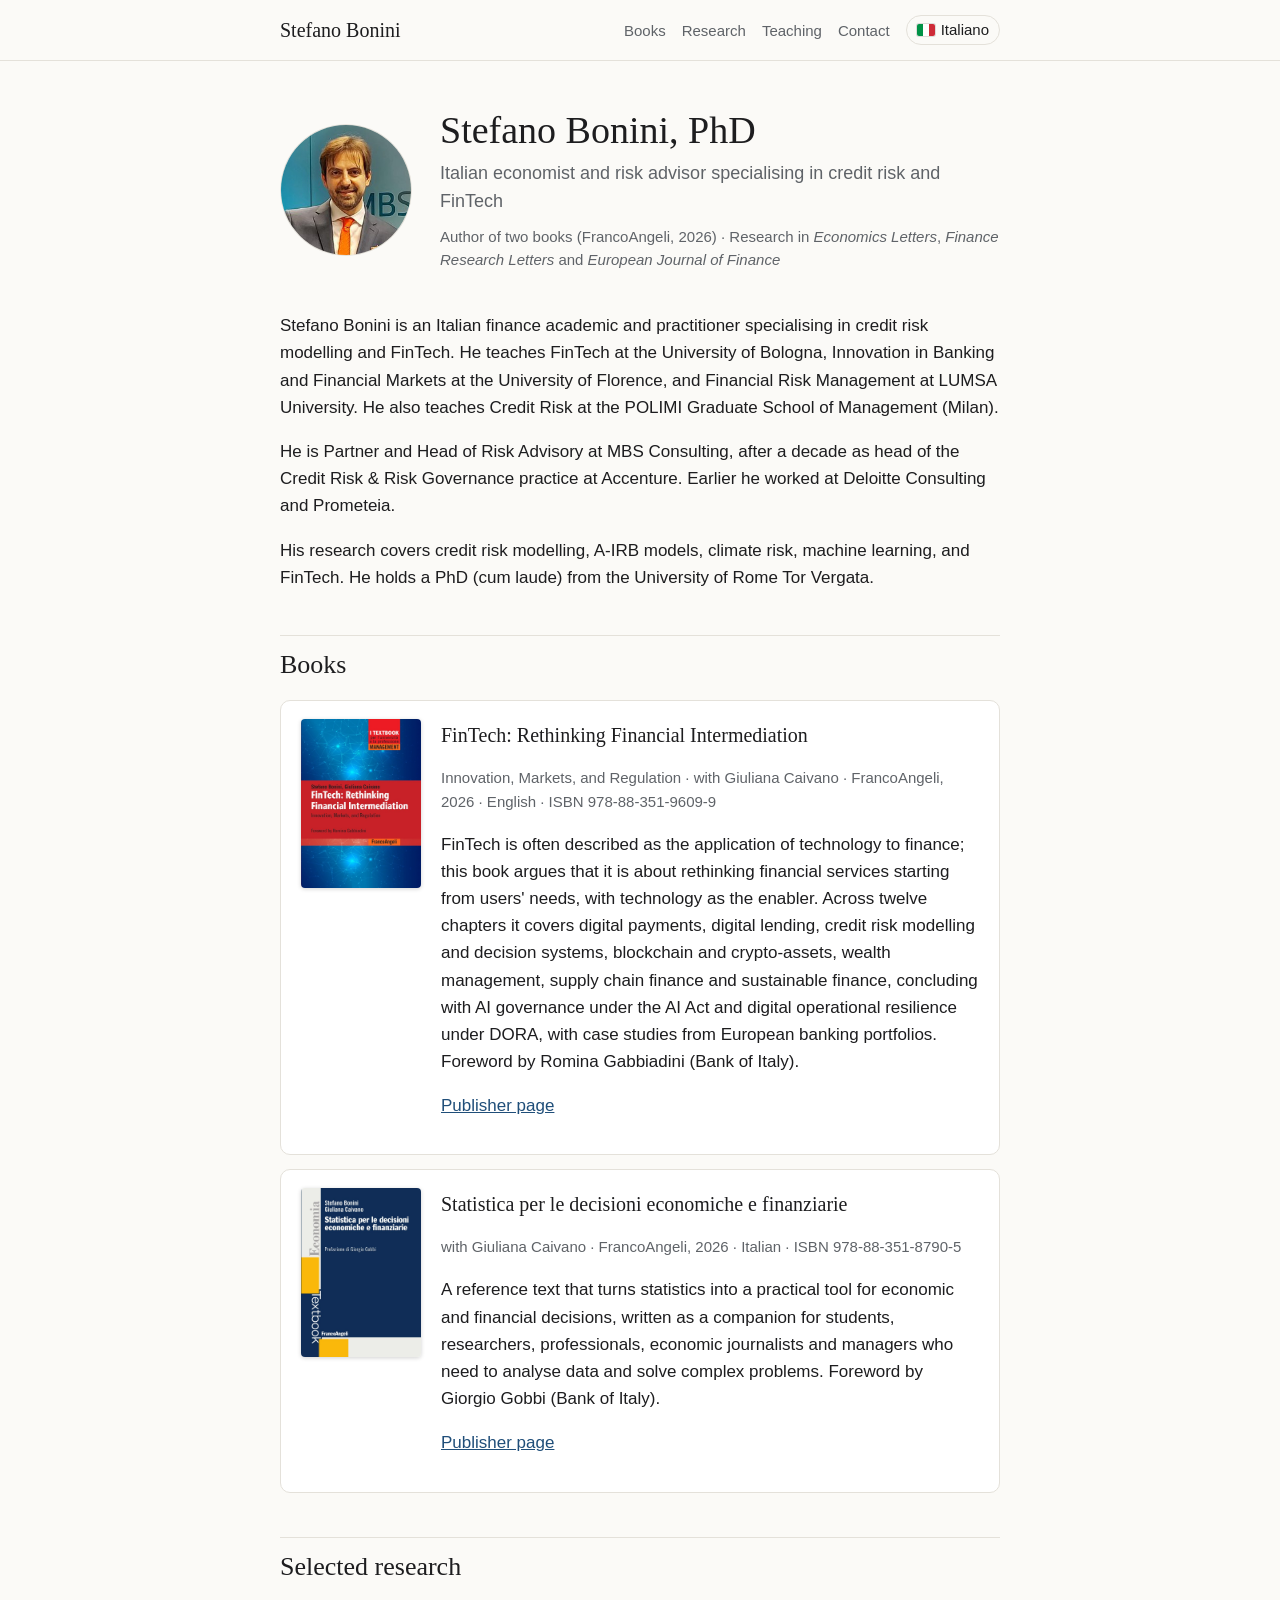
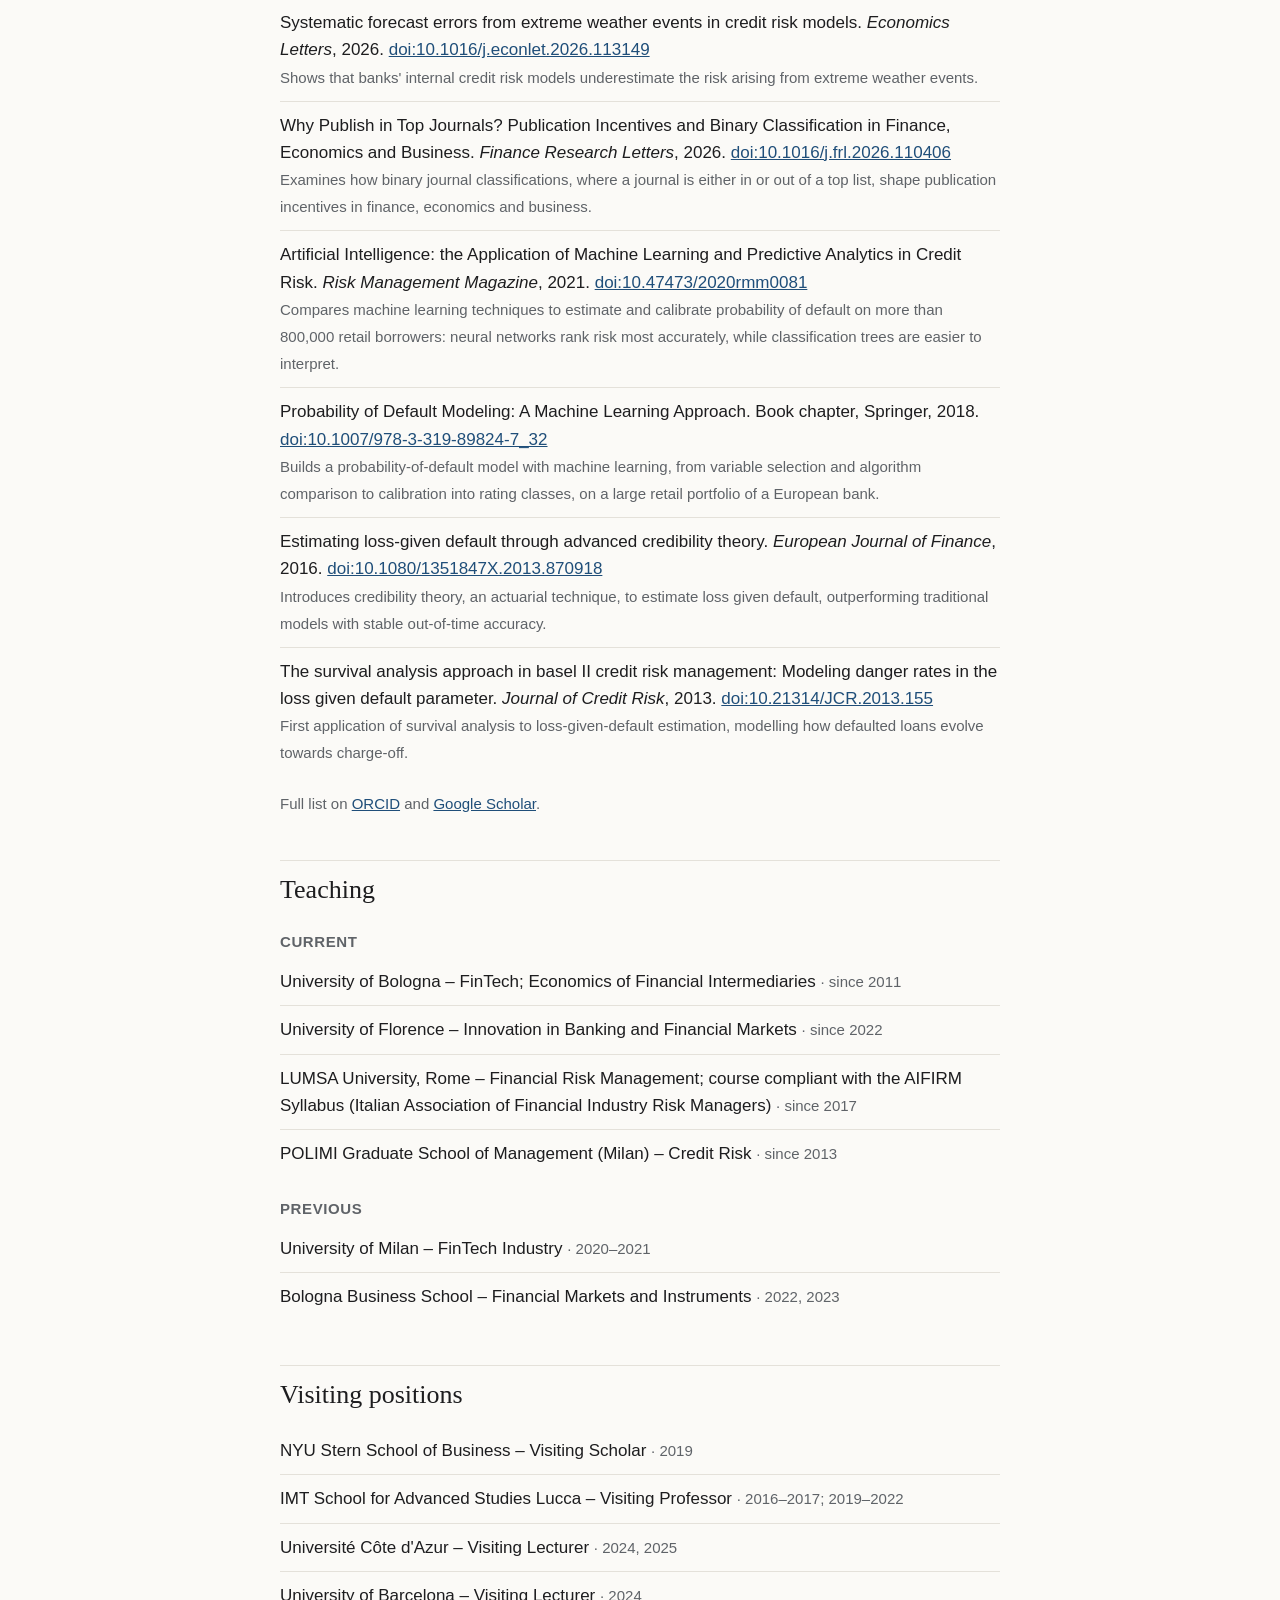
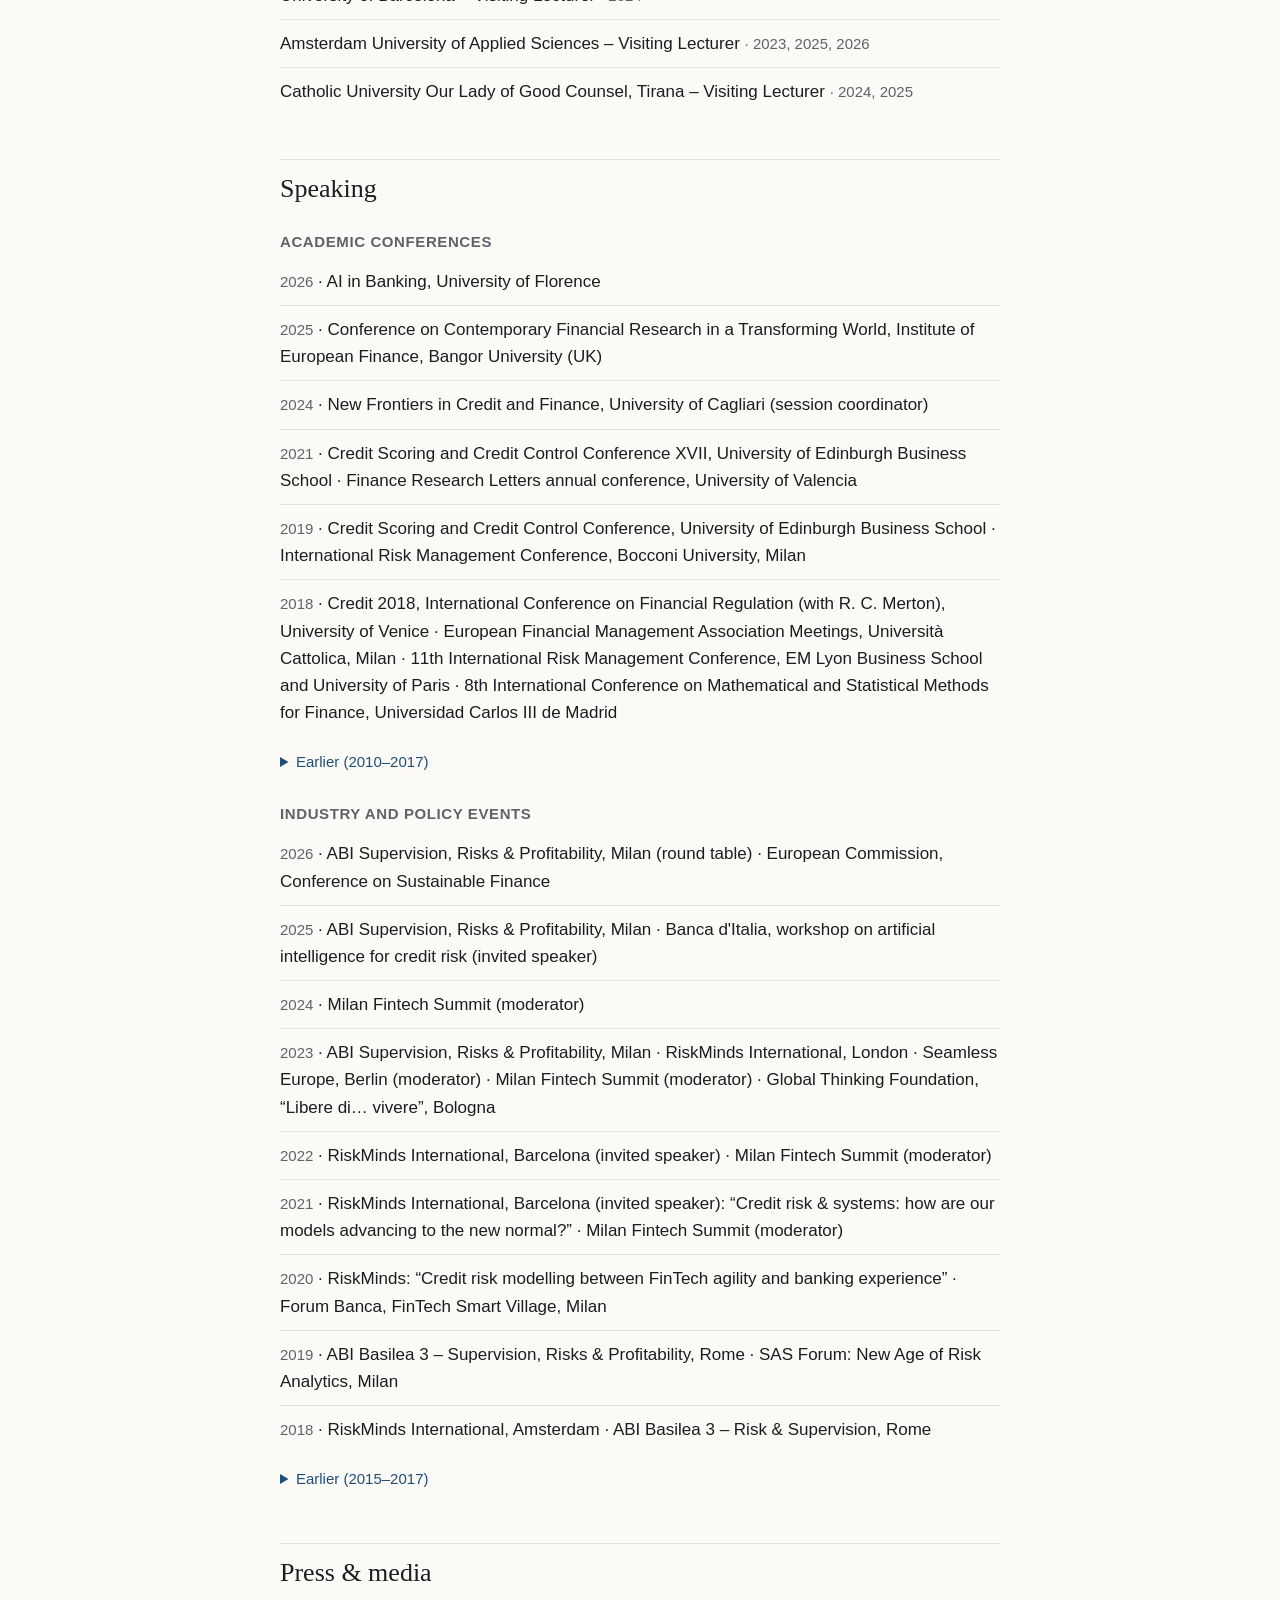
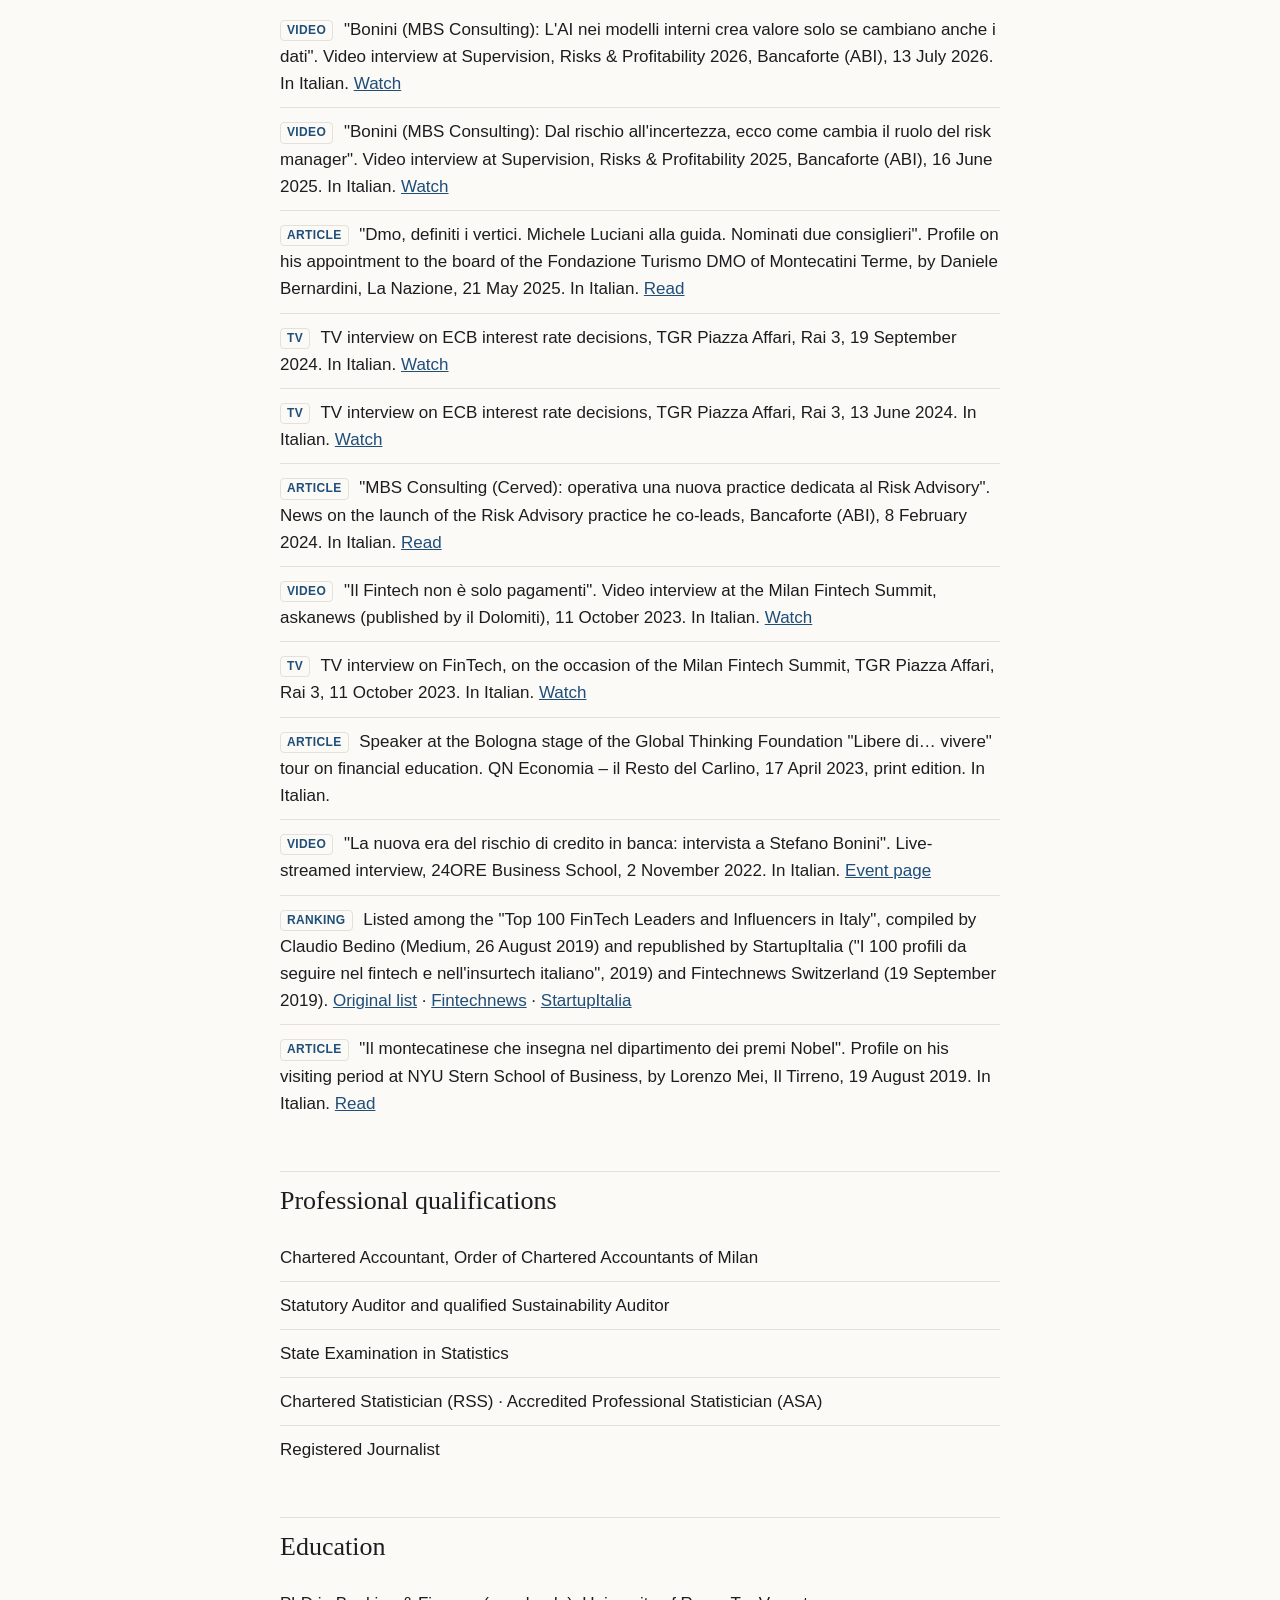
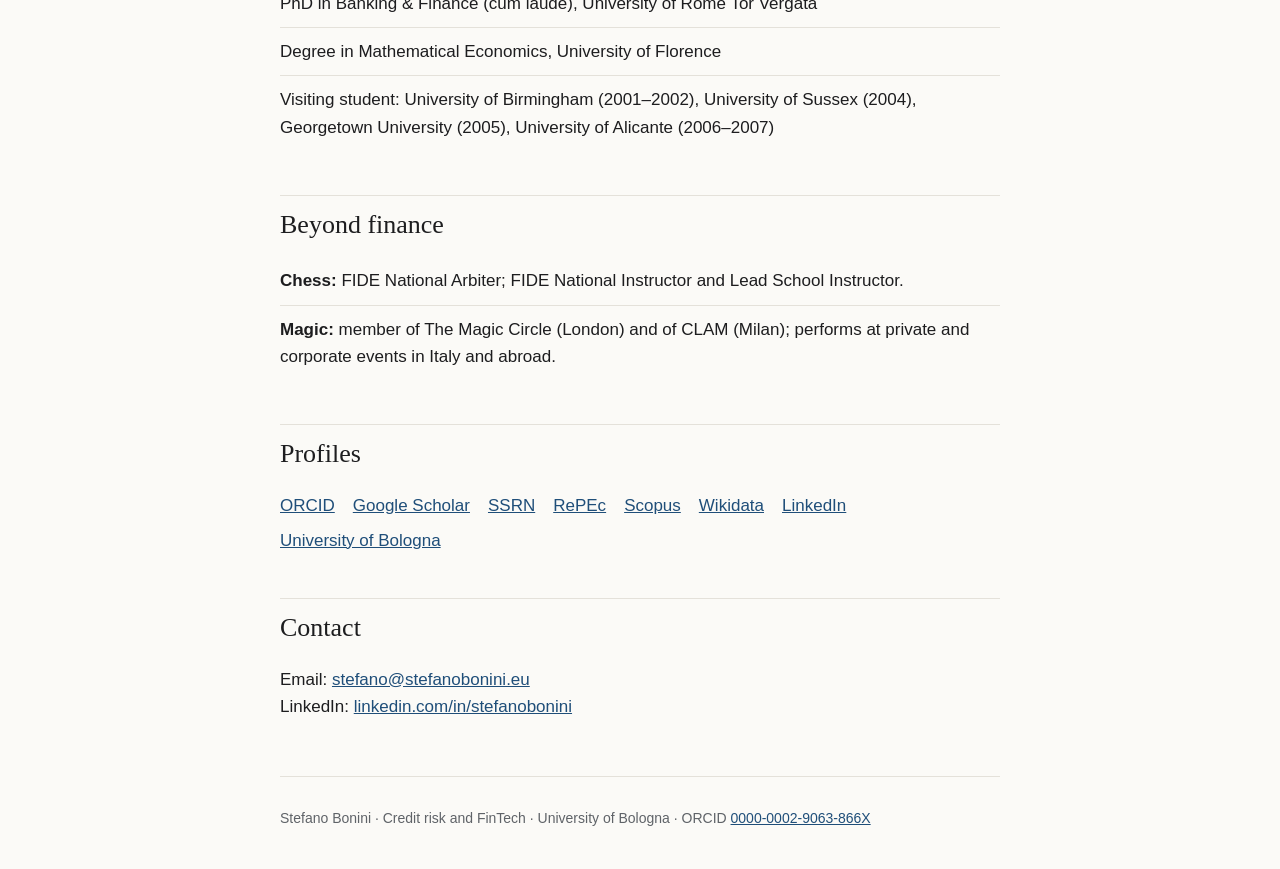
<file: index.html>
<!doctype html>
<html lang="en">
<head>
<meta charset="utf-8">
<meta name="viewport" content="width=device-width, initial-scale=1">
<title>Stefano Bonini – Credit Risk and FinTech</title>
<meta name="description" content="Stefano Bonini is an Italian economist and risk advisor specialising in credit risk and FinTech. Adjunct Professor at the University of Bologna and the University of Florence; Partner and Head of Risk Advisory at MBS Consulting (ION Group).">
<link rel="canonical" href="https://stefanobonini.eu/">
<link rel="alternate" hreflang="en" href="https://stefanobonini.eu/">
<link rel="alternate" hreflang="it" href="https://stefanobonini.eu/it/">
<link rel="icon" href="favicon.svg" type="image/svg+xml">
<link rel="icon" href="favicon-32.png" sizes="32x32" type="image/png">
<link rel="apple-touch-icon" href="apple-touch-icon.png">
<meta property="og:type" content="profile">
<meta property="og:title" content="Stefano Bonini – Credit Risk and FinTech">
<meta property="og:description" content="Stefano Bonini is an Italian economist and risk advisor specialising in credit risk and FinTech. Adjunct Professor at the University of Bologna and the University of Florence; Partner and Head of Risk Advisory at MBS Consulting (ION Group).">
<meta property="og:url" content="https://stefanobonini.eu/">
<meta property="og:image" content="https://stefanobonini.eu/og-image.jpg">
<meta property="og:image:width" content="1200">
<meta property="og:image:height" content="630">
<meta property="og:locale" content="en_GB">
<meta name="twitter:card" content="summary_large_image">
<meta name="twitter:image" content="https://stefanobonini.eu/og-image.jpg">
<link rel="stylesheet" href="styles.css">
<script type="application/ld+json">
{
  "@context": "https://schema.org",
  "@graph": [
    {
      "@type": "Person",
      "@id": "https://stefanobonini.eu/#person",
      "name": "Stefano Bonini",
      "honorificSuffix": "PhD",
      "url": "https://stefanobonini.eu/",
      "image": "https://stefanobonini.eu/stefano-bonini.jpg",
      "description": "Italian economist and risk advisor specialising in credit risk and FinTech",
      "jobTitle": [
        "Adjunct Professor",
        "Partner and Head of Risk Advisory"
      ],
      "nationality": {
        "@type": "Country",
        "name": "Italy"
      },
      "worksFor": [
        {
          "@type": "Organization",
          "name": "MBS Consulting (ION Group)"
        },
        {
          "@type": "CollegeOrUniversity",
          "name": "University of Bologna",
          "url": "https://www.unibo.it/sitoweb/stefano.bonini"
        },
        {
          "@type": "CollegeOrUniversity",
          "name": "University of Florence"
        },
        {
          "@type": "CollegeOrUniversity",
          "name": "LUMSA University"
        },
        {
          "@type": "CollegeOrUniversity",
          "name": "POLIMI Graduate School of Management"
        }
      ],
      "alumniOf": [
        {
          "@type": "CollegeOrUniversity",
          "name": "University of Florence"
        },
        {
          "@type": "CollegeOrUniversity",
          "name": "University of Rome Tor Vergata"
        }
      ],
      "hasCredential": [
        {
          "@type": "EducationalOccupationalCredential",
          "name": "PhD in Banking and Finance (cum laude)",
          "recognizedBy": {
            "@type": "CollegeOrUniversity",
            "name": "University of Rome Tor Vergata"
          }
        },
        {
          "@type": "EducationalOccupationalCredential",
          "name": "CStat – Chartered Statistician",
          "recognizedBy": {
            "@type": "Organization",
            "name": "Royal Statistical Society"
          }
        },
        {
          "@type": "EducationalOccupationalCredential",
          "name": "PStat – Accredited Professional Statistician",
          "recognizedBy": {
            "@type": "Organization",
            "name": "American Statistical Association"
          }
        }
      ],
      "knowsAbout": [
        "Credit risk",
        "FinTech",
        "Risk management",
        "Banking",
        "PD and LGD modelling",
        "Survival analysis",
        "Climate risk",
        "Machine learning",
        "Statistics"
      ],
      "sameAs": [
        "https://orcid.org/0000-0002-9063-866X",
        "https://scholar.google.com/citations?user=nUlzBe8AAAAJ",
        "https://papers.ssrn.com/sol3/cf_dev/AbsByAuth.cfm?per_id=2621444",
        "https://authors.repec.org/pro/pbo1274",
        "https://www.scopus.com/authid/detail.uri?authorId=57200330804",
        "https://www.linkedin.com/in/stefanobonini",
        "https://www.unibo.it/sitoweb/stefano.bonini",
        "https://www.wikidata.org/wiki/Q141988819"
      ]
    },
    {
      "@type": "Book",
      "name": "FinTech: Rethinking Financial Intermediation",
      "alternativeHeadline": "Innovation, Markets, and Regulation",
      "author": [
        {
          "@id": "https://stefanobonini.eu/#person"
        },
        {
          "@type": "Person",
          "name": "Giuliana Caivano"
        }
      ],
      "publisher": {
        "@type": "Organization",
        "name": "FrancoAngeli"
      },
      "datePublished": "2026-10-06",
      "inLanguage": "en",
      "isbn": "9788835196099",
      "description": "FinTech is often described as the application of technology to finance; this book argues that it is about rethinking financial services starting from users' needs, with technology as the enabler. Across twelve chapters it covers digital payments, digital lending, credit risk modelling and decision systems, blockchain and crypto-assets, wealth management, supply chain finance and sustainable finance, concluding with AI governance under the AI Act and digital operational resilience under DORA, with case studies from European banking portfolios. Foreword by Romina Gabbiadini (Bank of Italy).",
      "image": "https://stefanobonini.eu/cover-fintech.jpg",
      "url": "https://www.francoangeli.it/Libro/FinTech:-Rethinking-Financial-Intermediation?Id=30825"
    },
    {
      "@type": "Book",
      "name": "Statistica per le decisioni economiche e finanziarie",
      "author": [
        {
          "@id": "https://stefanobonini.eu/#person"
        },
        {
          "@type": "Person",
          "name": "Giuliana Caivano"
        }
      ],
      "publisher": {
        "@type": "Organization",
        "name": "FrancoAngeli"
      },
      "datePublished": "2026-03-24",
      "inLanguage": "it",
      "isbn": "9788835187905",
      "description": "A reference text that turns statistics into a practical tool for economic and financial decisions, written as a companion for students, researchers, professionals, economic journalists and managers who need to analyse data and solve complex problems. Foreword by Giorgio Gobbi (Bank of Italy).",
      "image": "https://stefanobonini.eu/cover-statistica.jpg",
      "url": "https://francoangeli.it/Libro/Statistica-per-le-decisioni-economiche-e-finanziarie?Id=30509"
    },
    {
      "@type": "ScholarlyArticle",
      "headline": "Systematic forecast errors from extreme weather events in credit risk models",
      "datePublished": "2026",
      "author": [
        {
          "@id": "https://stefanobonini.eu/#person"
        },
        {
          "@type": "Person",
          "name": "Giuliana Caivano"
        }
      ],
      "identifier": {
        "@type": "PropertyValue",
        "propertyID": "DOI",
        "value": "10.1016/j.econlet.2026.113149"
      },
      "url": "https://doi.org/10.1016/j.econlet.2026.113149",
      "isPartOf": {
        "@type": "Periodical",
        "name": "Economics Letters"
      }
    },
    {
      "@type": "ScholarlyArticle",
      "headline": "Why Publish in Top Journals? Publication Incentives and Binary Classification in Finance, Economics and Business",
      "datePublished": "2026",
      "author": [
        {
          "@id": "https://stefanobonini.eu/#person"
        }
      ],
      "identifier": {
        "@type": "PropertyValue",
        "propertyID": "DOI",
        "value": "10.1016/j.frl.2026.110406"
      },
      "url": "https://doi.org/10.1016/j.frl.2026.110406",
      "isPartOf": {
        "@type": "Periodical",
        "name": "Finance Research Letters"
      }
    },
    {
      "@type": "ScholarlyArticle",
      "headline": "Artificial Intelligence: the Application of Machine Learning and Predictive Analytics in Credit Risk",
      "datePublished": "2021",
      "author": [
        {
          "@id": "https://stefanobonini.eu/#person"
        },
        {
          "@type": "Person",
          "name": "Giuliana Caivano"
        }
      ],
      "identifier": {
        "@type": "PropertyValue",
        "propertyID": "DOI",
        "value": "10.47473/2020rmm0081"
      },
      "url": "https://doi.org/10.47473/2020rmm0081",
      "isPartOf": {
        "@type": "Periodical",
        "name": "Risk Management Magazine"
      }
    },
    {
      "@type": "ScholarlyArticle",
      "headline": "Probability of Default Modeling: A Machine Learning Approach",
      "datePublished": "2018",
      "author": [
        {
          "@id": "https://stefanobonini.eu/#person"
        }
      ],
      "identifier": {
        "@type": "PropertyValue",
        "propertyID": "DOI",
        "value": "10.1007/978-3-319-89824-7_32"
      },
      "url": "https://doi.org/10.1007/978-3-319-89824-7_32"
    },
    {
      "@type": "ScholarlyArticle",
      "headline": "Estimating loss-given default through advanced credibility theory",
      "datePublished": "2016",
      "author": [
        {
          "@id": "https://stefanobonini.eu/#person"
        }
      ],
      "identifier": {
        "@type": "PropertyValue",
        "propertyID": "DOI",
        "value": "10.1080/1351847X.2013.870918"
      },
      "url": "https://doi.org/10.1080/1351847X.2013.870918",
      "isPartOf": {
        "@type": "Periodical",
        "name": "European Journal of Finance"
      }
    },
    {
      "@type": "ScholarlyArticle",
      "headline": "The survival analysis approach in basel II credit risk management: Modeling danger rates in the loss given default parameter",
      "datePublished": "2013",
      "author": [
        {
          "@id": "https://stefanobonini.eu/#person"
        }
      ],
      "identifier": {
        "@type": "PropertyValue",
        "propertyID": "DOI",
        "value": "10.21314/JCR.2013.155"
      },
      "url": "https://doi.org/10.21314/JCR.2013.155",
      "isPartOf": {
        "@type": "Periodical",
        "name": "Journal of Credit Risk"
      }
    }
  ]
}
</script>
</head>
<body>
<header class="top"><div class="wrap">
  <a class="name" href="./">Stefano Bonini</a>
  <nav><a href="#books">Books</a><a href="#research">Research</a><a href="#teaching">Teaching</a><a href="#contact">Contact</a><a class="lang" href="it/" hreflang="it" lang="it"><svg class="flag" viewBox="0 0 3 2" width="18" height="12" aria-hidden="true"><rect width="1" height="2" fill="#009246"/><rect x="1" width="1" height="2" fill="#fff"/><rect x="2" width="1" height="2" fill="#ce2b37"/></svg>Italiano</a></nav>
</div></header>

<main class="wrap">
  <section class="hero">
    <img src="stefano-bonini.jpg" alt="Stefano Bonini" onerror="this.style.display='none'">
    <div>
      <h1>Stefano Bonini, PhD</h1>
      <p class="tagline">Italian economist and risk advisor specialising in credit risk and FinTech</p>
      <p class="highlights">Author of two books (FrancoAngeli, 2026) · Research in <em>Economics Letters</em>, <em>Finance Research Letters</em> and <em>European Journal of Finance</em></p>
    </div>
  </section>

  <section id="about">
    <p>Stefano Bonini is an Italian finance academic and practitioner specialising in credit risk modelling and FinTech. He teaches FinTech at the University of Bologna, Innovation in Banking and Financial Markets at the University of Florence, and Financial Risk Management at LUMSA University. He also teaches Credit Risk at the POLIMI Graduate School of Management (Milan).</p>
    <p>He is Partner and Head of Risk Advisory at MBS Consulting, after a decade as head of the Credit Risk &amp; Risk Governance practice at Accenture. Earlier he worked at Deloitte Consulting and Prometeia.</p>
    <p>His research covers credit risk modelling, A-IRB models, climate risk, machine learning, and FinTech. He holds a PhD (cum laude) from the University of Rome Tor Vergata.</p>
  </section>

  <section id="books">
    <h2>Books</h2>
    <div class="book has-cover">
      <img class="cover" src="cover-fintech.jpg" alt="Cover of FinTech: Rethinking Financial Intermediation" width="120" height="169">
      <div>
      <h3>FinTech: Rethinking Financial Intermediation</h3>
      <p class="meta">Innovation, Markets, and Regulation · with Giuliana Caivano · FrancoAngeli, 2026 · English · ISBN 978-88-351-9609-9</p>
      <p>FinTech is often described as the application of technology to finance; this book argues that it is about rethinking financial services starting from users' needs, with technology as the enabler. Across twelve chapters it covers digital payments, digital lending, credit risk modelling and decision systems, blockchain and crypto-assets, wealth management, supply chain finance and sustainable finance, concluding with AI governance under the AI Act and digital operational resilience under DORA, with case studies from European banking portfolios. Foreword by Romina Gabbiadini (Bank of Italy).</p>
      <p class="links"><a href="https://www.francoangeli.it/Libro/FinTech:-Rethinking-Financial-Intermediation?Id=30825">Publisher page</a></p>
    </div>
    </div>
    <div class="book has-cover">
      <img class="cover" src="cover-statistica.jpg" alt="Cover of Statistica per le decisioni economiche e finanziarie" width="120" height="169">
      <div>
      <h3>Statistica per le decisioni economiche e finanziarie</h3>
      <p class="meta">with Giuliana Caivano · FrancoAngeli, 2026 · Italian · ISBN 978-88-351-8790-5</p>
      <p>A reference text that turns statistics into a practical tool for economic and financial decisions, written as a companion for students, researchers, professionals, economic journalists and managers who need to analyse data and solve complex problems. Foreword by Giorgio Gobbi (Bank of Italy).</p>
      <p class="links"><a href="https://francoangeli.it/Libro/Statistica-per-le-decisioni-economiche-e-finanziarie?Id=30509">Publisher page</a></p>
    </div>
    </div>
  </section>

  <section id="research">
    <h2>Selected research</h2>
    <ul class="plain">
      <li>Systematic forecast errors from extreme weather events in credit risk models. <em>Economics Letters</em>, 2026. <a href="https://doi.org/10.1016/j.econlet.2026.113149">doi:10.1016/j.econlet.2026.113149</a><br><span class="meta">Shows that banks' internal credit risk models underestimate the risk arising from extreme weather events.</span></li>
      <li>Why Publish in Top Journals? Publication Incentives and Binary Classification in Finance, Economics and Business. <em>Finance Research Letters</em>, 2026. <a href="https://doi.org/10.1016/j.frl.2026.110406">doi:10.1016/j.frl.2026.110406</a><br><span class="meta">Examines how binary journal classifications, where a journal is either in or out of a top list, shape publication incentives in finance, economics and business.</span></li>
      <li>Artificial Intelligence: the Application of Machine Learning and Predictive Analytics in Credit Risk. <em>Risk Management Magazine</em>, 2021. <a href="https://doi.org/10.47473/2020rmm0081">doi:10.47473/2020rmm0081</a><br><span class="meta">Compares machine learning techniques to estimate and calibrate probability of default on more than 800,000 retail borrowers: neural networks rank risk most accurately, while classification trees are easier to interpret.</span></li>
      <li>Probability of Default Modeling: A Machine Learning Approach. Book chapter, Springer, 2018. <a href="https://doi.org/10.1007/978-3-319-89824-7_32">doi:10.1007/978-3-319-89824-7_32</a><br><span class="meta">Builds a probability-of-default model with machine learning, from variable selection and algorithm comparison to calibration into rating classes, on a large retail portfolio of a European bank.</span></li>
      <li>Estimating loss-given default through advanced credibility theory. <em>European Journal of Finance</em>, 2016. <a href="https://doi.org/10.1080/1351847X.2013.870918">doi:10.1080/1351847X.2013.870918</a><br><span class="meta">Introduces credibility theory, an actuarial technique, to estimate loss given default, outperforming traditional models with stable out-of-time accuracy.</span></li>
      <li>The survival analysis approach in basel II credit risk management: Modeling danger rates in the loss given default parameter. <em>Journal of Credit Risk</em>, 2013. <a href="https://doi.org/10.21314/JCR.2013.155">doi:10.21314/JCR.2013.155</a><br><span class="meta">First application of survival analysis to loss-given-default estimation, modelling how defaulted loans evolve towards charge-off.</span></li>
    </ul>
    <p class="meta">Full list on <a href="https://orcid.org/0000-0002-9063-866X">ORCID</a> and <a href="https://scholar.google.com/citations?user=nUlzBe8AAAAJ">Google Scholar</a>.</p>
  </section>

  <section id="teaching">
    <h2>Teaching</h2>
    <h3 class="sub">Current</h3>
    <ul class="plain">
      <li>University of Bologna – FinTech; Economics of Financial Intermediaries <span class="meta">· since 2011</span></li>
      <li>University of Florence – Innovation in Banking and Financial Markets <span class="meta">· since 2022</span></li>
      <li>LUMSA University, Rome – Financial Risk Management; course compliant with the AIFIRM Syllabus (Italian Association of Financial Industry Risk Managers) <span class="meta">· since 2017</span></li>
      <li>POLIMI Graduate School of Management (Milan) – Credit Risk <span class="meta">· since 2013</span></li>
    </ul>
    <h3 class="sub">Previous</h3>
    <ul class="plain">
      <li>University of Milan – FinTech Industry <span class="meta">· 2020–2021</span></li>
      <li>Bologna Business School – Financial Markets and Instruments <span class="meta">· 2022, 2023</span></li>
    </ul>
  </section>

  <section id="visiting">
    <h2>Visiting positions</h2>
    <ul class="plain">
      <li>NYU Stern School of Business – Visiting Scholar <span class="meta">· 2019</span></li>
      <li>IMT School for Advanced Studies Lucca – Visiting Professor <span class="meta">· 2016–2017; 2019–2022</span></li>
      <li>Université Côte d'Azur – Visiting Lecturer <span class="meta">· 2024, 2025</span></li>
      <li>University of Barcelona – Visiting Lecturer <span class="meta">· 2024</span></li>
      <li>Amsterdam University of Applied Sciences – Visiting Lecturer <span class="meta">· 2023, 2025, 2026</span></li>
      <li>Catholic University Our Lady of Good Counsel, Tirana – Visiting Lecturer <span class="meta">· 2024, 2025</span></li>
    </ul>
  </section>
  <section id="speaking">
    <h2>Speaking</h2>
    <h3 class="sub">Academic conferences</h3>
    <ul class="plain">
      <li><span class="meta">2026</span> · AI in Banking, University of Florence</li>
      <li><span class="meta">2025</span> · Conference on Contemporary Financial Research in a Transforming World, Institute of European Finance, Bangor University (UK)</li>
      <li><span class="meta">2024</span> · New Frontiers in Credit and Finance, University of Cagliari (session coordinator)</li>
      <li><span class="meta">2021</span> · Credit Scoring and Credit Control Conference XVII, University of Edinburgh Business School · Finance Research Letters annual conference, University of Valencia</li>
      <li><span class="meta">2019</span> · Credit Scoring and Credit Control Conference, University of Edinburgh Business School · International Risk Management Conference, Bocconi University, Milan</li>
      <li><span class="meta">2018</span> · Credit 2018, International Conference on Financial Regulation (with R. C. Merton), University of Venice · European Financial Management Association Meetings, Università Cattolica, Milan · 11th International Risk Management Conference, EM Lyon Business School and University of Paris · 8th International Conference on Mathematical and Statistical Methods for Finance, Universidad Carlos III de Madrid</li>
    </ul>
    <details class="earlier"><summary>Earlier (2010–2017)</summary>
    <ul class="plain">
      <li><span class="meta">2017</span> · International Risk Management Conference, Florence</li>
      <li><span class="meta">2016</span> · 15th International Conference on Credit Risk Evaluation, University of Venice · 7th International Conference on Mathematical and Statistical Methods for Finance, Université Paris-Dauphine · 1st International Conference on Risk Management, University of Turin</li>
      <li><span class="meta">2015</span> · XIV Credit Scoring and Credit Control Conference, University of Edinburgh Business School · 32nd International Symposium on Money, Banking and Finance, Université Nice Sophia Antipolis</li>
      <li><span class="meta">2014</span> · 4th Financial Engineering and Banking Society (FEBS) Conference, University of Surrey · 6th International Conference on Mathematical and Statistical Methods for Finance, University of Salerno</li>
      <li><span class="meta">2013</span> · XIII Credit Scoring and Credit Control Conference, University of Edinburgh Business School · 7th International Finance Conference (IFC7), ISC Paris School of Management</li>
      <li><span class="meta">2012</span> · 5th International Conference on Mathematical and Statistical Methods for Finance, University of Venice</li>
      <li><span class="meta">2010</span> · 4th International Conference on Mathematical and Statistical Methods for Finance, University of Salerno · International Conference on Quantitative Methods in Economics, Babeș-Bolyai University · 4th International Conference on Computational and Financial Econometrics, University of London · 6th International Conference on Money, Investment and Risk, Nottingham Business School</li>
    </ul>
    </details>
    <h3 class="sub">Industry and policy events</h3>
    <ul class="plain">
      <li><span class="meta">2026</span> · ABI Supervision, Risks &amp; Profitability, Milan (round table) · European Commission, Conference on Sustainable Finance</li>
      <li><span class="meta">2025</span> · ABI Supervision, Risks &amp; Profitability, Milan · Banca d'Italia, workshop on artificial intelligence for credit risk (invited speaker)</li>
      <li><span class="meta">2024</span> · Milan Fintech Summit (moderator)</li>
      <li><span class="meta">2023</span> · ABI Supervision, Risks &amp; Profitability, Milan · RiskMinds International, London · Seamless Europe, Berlin (moderator) · Milan Fintech Summit (moderator) · Global Thinking Foundation, “Libere di… vivere”, Bologna</li>
      <li><span class="meta">2022</span> · RiskMinds International, Barcelona (invited speaker) · Milan Fintech Summit (moderator)</li>
      <li><span class="meta">2021</span> · RiskMinds International, Barcelona (invited speaker): “Credit risk &amp; systems: how are our models advancing to the new normal?” · Milan Fintech Summit (moderator)</li>
      <li><span class="meta">2020</span> · RiskMinds: “Credit risk modelling between FinTech agility and banking experience” · Forum Banca, FinTech Smart Village, Milan</li>
      <li><span class="meta">2019</span> · ABI Basilea 3 – Supervision, Risks &amp; Profitability, Rome · SAS Forum: New Age of Risk Analytics, Milan</li>
      <li><span class="meta">2018</span> · RiskMinds International, Amsterdam · ABI Basilea 3 – Risk &amp; Supervision, Rome</li>
    </ul>
    <details class="earlier"><summary>Earlier (2015–2017)</summary>
    <ul class="plain">
      <li><span class="meta">2017</span> · ABI Basilea 3 – Risk &amp; Supervision, Rome</li>
      <li><span class="meta">2016</span> · ABI Basilea 3 – Risk &amp; Supervision, Rome</li>
      <li><span class="meta">2015</span> · ABI Basilea 3 – Risk &amp; Supervision, Rome</li>
    </ul>
    </details>
  </section>
  <section id="press">
    <h2>Press &amp; media</h2>
    <ul class="plain">
      <li><span class="tag">Video</span> "Bonini (MBS Consulting): L'AI nei modelli interni crea valore solo se cambiano anche i dati". Video interview at Supervision, Risks &amp; Profitability 2026, Bancaforte (ABI), 13 July 2026. In Italian. <a href="https://bancaforte.it/video/bonini-mbs-consulting-and-ldquo-l-and-rsquo-ai-nei-modelli-interni-crea-valore-solo-se-cambiano-anche-i-dati-and-rdquo-RB104126k">Watch</a></li>
      <li><span class="tag">Video</span> "Bonini (MBS Consulting): Dal rischio all'incertezza, ecco come cambia il ruolo del risk manager". Video interview at Supervision, Risks &amp; Profitability 2025, Bancaforte (ABI), 16 June 2025. In Italian. <a href="https://bancaforte.it/video/bonini-mbs-consulting-dal-rischio-all-incertezza-ecco-come-cambia-il-ruolo-del-risk-manager-RB103159z">Watch</a></li>
      <li><span class="tag">Article</span> "Dmo, definiti i vertici. Michele Luciani alla guida. Nominati due consiglieri". Profile on his appointment to the board of the Fondazione Turismo DMO of Montecatini Terme, by Daniele Bernardini, La Nazione, 21 May 2025. In Italian. <a href="https://www.lanazione.it/pistoia/cronaca/dmo-definiti-i-vertici-michele-9fdde383">Read</a></li>
      <li><span class="tag">TV</span> TV interview on ECB interest rate decisions, TGR Piazza Affari, Rai 3, 19 September 2024. In Italian. <a href="https://www.rainews.it/tgr/rubriche/piazzaaffari/video/2024/09/TGR-Piazza-Affari-del-19092024-973bd6e5-cdf6-4554-ba50-df5d671192f6.html">Watch</a></li>
      <li><span class="tag">TV</span> TV interview on ECB interest rate decisions, TGR Piazza Affari, Rai 3, 13 June 2024. In Italian. <a href="https://www.rainews.it/tgr/rubriche/piazzaaffari/video/2024/06/TGR-Piazza-Affari-del-13062024-fe6b0eff-2d64-45ee-a582-4fc5688c931d.html">Watch</a></li>
      <li><span class="tag">Article</span> "MBS Consulting (Cerved): operativa una nuova practice dedicata al Risk Advisory". News on the launch of the Risk Advisory practice he co-leads, Bancaforte (ABI), 8 February 2024. In Italian. <a href="https://bancaforte.it/notizie/mbs-consulting-cerved-operativa-una-nuova-practice-dedicata-al-risk-advisory-RB102007e">Read</a></li>
      <li><span class="tag">Video</span> "Il Fintech non è solo pagamenti". Video interview at the Milan Fintech Summit, askanews (published by il Dolomiti), 11 October 2023. In Italian. <a href="https://www.ildolomiti.it/video/economia/2023/il-video-il-fintech-non-e-solo-pagamenti">Watch</a></li>
      <li><span class="tag">TV</span> TV interview on FinTech, on the occasion of the Milan Fintech Summit, TGR Piazza Affari, Rai 3, 11 October 2023. In Italian. <a href="https://www.rainews.it/tgr/rubriche/piazzaaffari/video/2023/10/TGR-Piazza-Affari-del-11102023-4939df67-9d80-408b-b197-70dcbfa50c22.html">Watch</a></li>
      <li><span class="tag">Article</span> Speaker at the Bologna stage of the Global Thinking Foundation "Libere di… vivere" tour on financial education. QN Economia – il Resto del Carlino, 17 April 2023, print edition. In Italian.</li>
      <li><span class="tag">Video</span> "La nuova era del rischio di credito in banca: intervista a Stefano Bonini". Live-streamed interview, 24ORE Business School, 2 November 2022. In Italian. <a href="https://www.24orebs.com/eventi/la-nuova-era-del-rischio-di-credito-in-banca-intervista-a-stefano-bonini-live-streaming-2022-11-02">Event page</a></li>
      <li><span class="tag">Ranking</span> Listed among the "Top 100 FinTech Leaders and Influencers in Italy", compiled by Claudio Bedino (Medium, 26 August 2019) and republished by StartupItalia ("I 100 profili da seguire nel fintech e nell'insurtech italiano", 2019) and Fintechnews Switzerland (19 September 2019). <a href="https://medium.com/@claudiobedino/top-100-fintech-leaders-and-influencers-in-italy-english-version-5950769c0725">Original list</a> · <a href="https://fintechnews.ch/fintechitaly/top-100-fintech-leaders-and-influencers-in-italy/30374/">Fintechnews</a> · <a href="https://startupitalia.eu/economy/economia-digitale/i-100-profili-da-seguire-nel-fintech-e-nellinsurtech-italiano/">StartupItalia</a></li>
      <li><span class="tag">Article</span> "Il montecatinese che insegna nel dipartimento dei premi Nobel". Profile on his visiting period at NYU Stern School of Business, by Lorenzo Mei, Il Tirreno, 19 August 2019. In Italian. <a href="https://www.iltirreno.it/montecatini/cronaca/2019/08/19/news/il-montecatinese-che-insegna-nel-dipartimento-dei-premi-nobel-1.37360476">Read</a></li>
    </ul>
  </section>
  <section id="qualifications">
    <h2>Professional qualifications</h2>
    <ul class="plain">
      <li>Chartered Accountant, Order of Chartered Accountants of Milan</li>
      <li>Statutory Auditor and qualified Sustainability Auditor</li>
      <li>State Examination in Statistics</li>
      <li>Chartered Statistician (RSS) · Accredited Professional Statistician (ASA)</li>
      <li>Registered Journalist</li>
    </ul>
  </section>
  <section id="education">
    <h2>Education</h2>
    <ul class="plain">
      <li>PhD in Banking &amp; Finance (cum laude), University of Rome Tor Vergata</li>
      <li>Degree in Mathematical Economics, University of Florence</li>
      <li>Visiting student: University of Birmingham (2001–2002), University of Sussex (2004), Georgetown University (2005), University of Alicante (2006–2007)</li>
    </ul>
  </section>

  <section id="beyond">
    <h2>Beyond finance</h2>
    <ul class="plain">
      <li><strong>Chess:</strong> FIDE National Arbiter; FIDE National Instructor and Lead School Instructor.</li>
      <li><strong>Magic:</strong> member of The Magic Circle (London) and of CLAM (Milan); performs at private and corporate events in Italy and abroad.</li>
    </ul>
  </section>

  <section id="profiles">
    <h2>Profiles</h2>
    <p class="links">
      <a href="https://orcid.org/0000-0002-9063-866X">ORCID</a>
      <a href="https://scholar.google.com/citations?user=nUlzBe8AAAAJ">Google Scholar</a>
      <a href="https://papers.ssrn.com/sol3/cf_dev/AbsByAuth.cfm?per_id=2621444">SSRN</a>
      <a href="https://authors.repec.org/pro/pbo1274">RePEc</a>
      <a href="https://www.scopus.com/authid/detail.uri?authorId=57200330804">Scopus</a>
      <a href="https://www.wikidata.org/wiki/Q141988819">Wikidata</a>
      <a href="https://www.linkedin.com/in/stefanobonini">LinkedIn</a>
      <a href="https://www.unibo.it/sitoweb/stefano.bonini">University of Bologna</a>
    </p>
  </section>
  <section id="contact">
    <h2>Contact</h2>
    <p>Email: <a href="&#109;&#97;&#105;&#108;&#116;&#111;&#58;&#115;&#116;&#101;&#102;&#97;&#110;&#111;&#64;&#115;&#116;&#101;&#102;&#97;&#110;&#111;&#98;&#111;&#110;&#105;&#110;&#105;&#46;&#101;&#117;">&#115;&#116;&#101;&#102;&#97;&#110;&#111;&#64;&#115;&#116;&#101;&#102;&#97;&#110;&#111;&#98;&#111;&#110;&#105;&#110;&#105;&#46;&#101;&#117;</a><br>LinkedIn: <a href="https://www.linkedin.com/in/stefanobonini">linkedin.com/in/stefanobonini</a></p>
  </section>

  <footer>
    <p>Stefano Bonini · Credit risk and FinTech · University of Bologna · ORCID <a href="https://orcid.org/0000-0002-9063-866X">0000-0002-9063-866X</a></p>
  </footer>
</main>
</body>
</html>
</file>
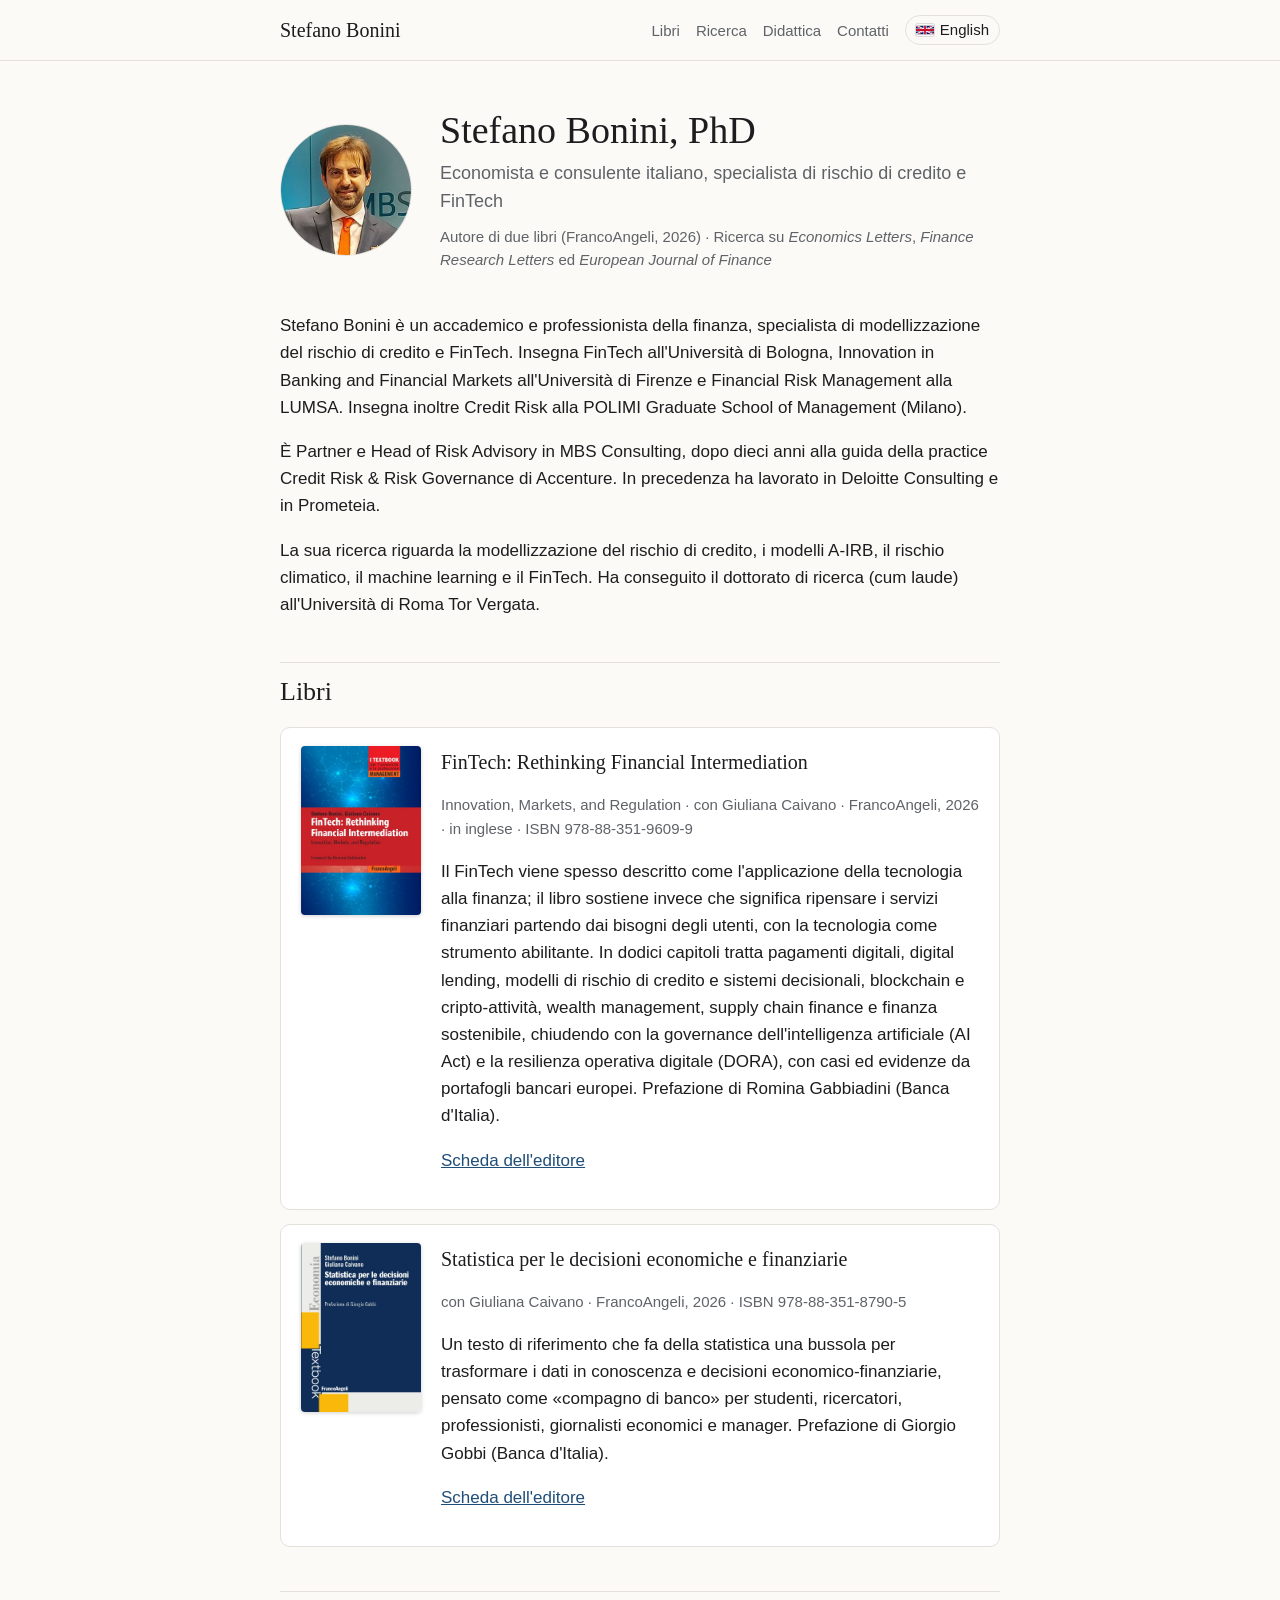
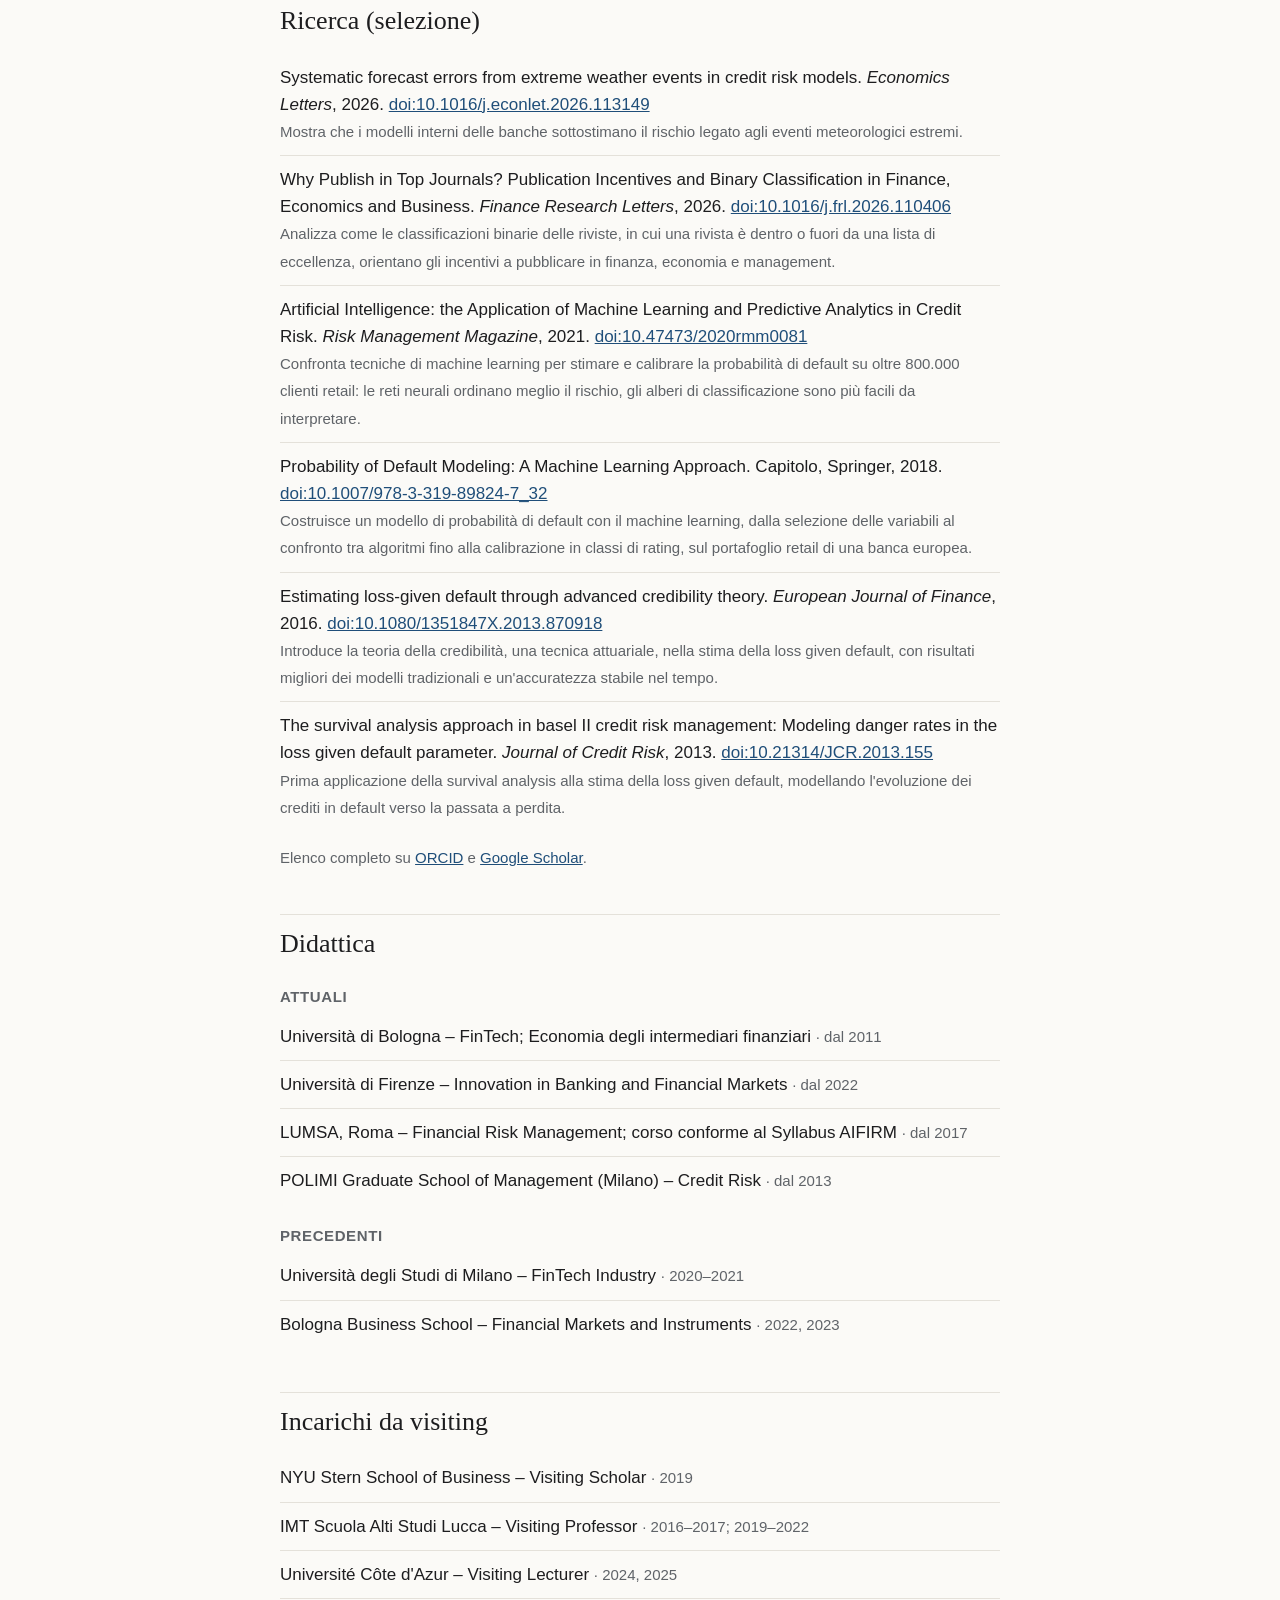
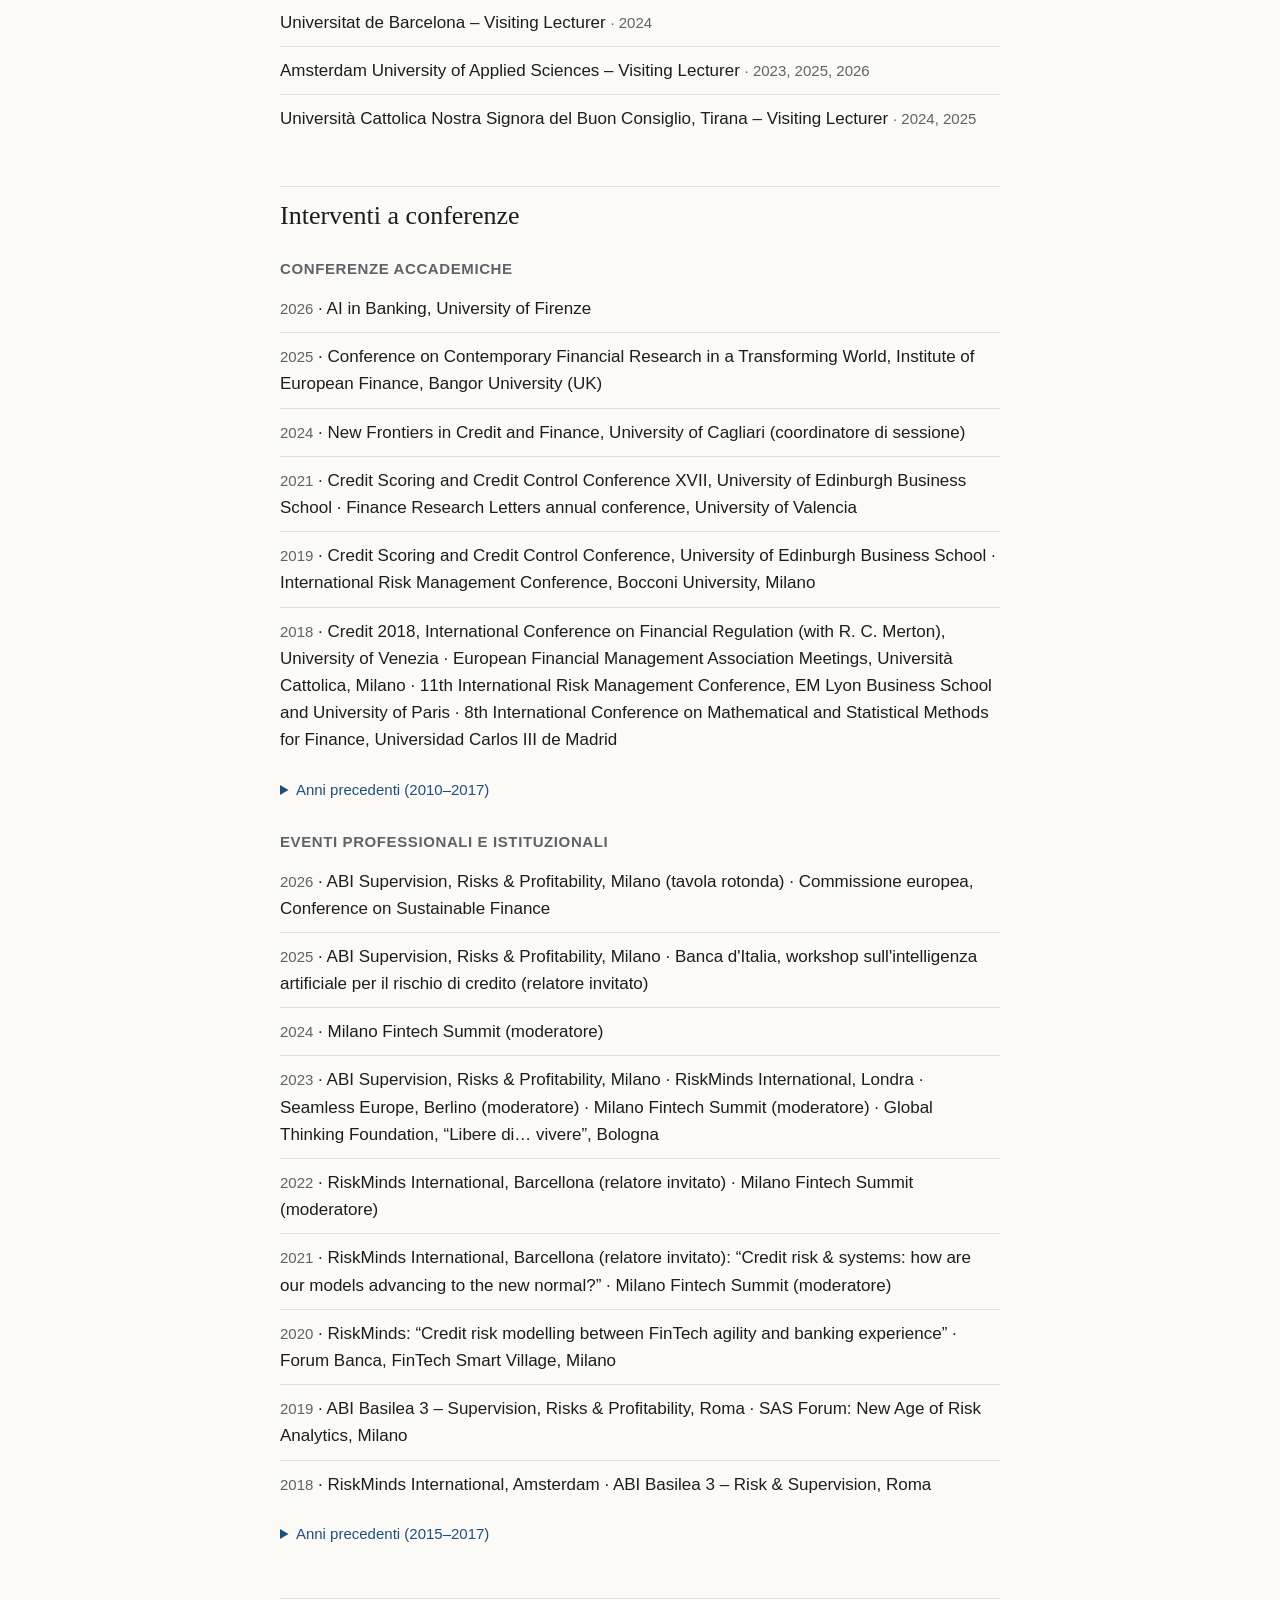
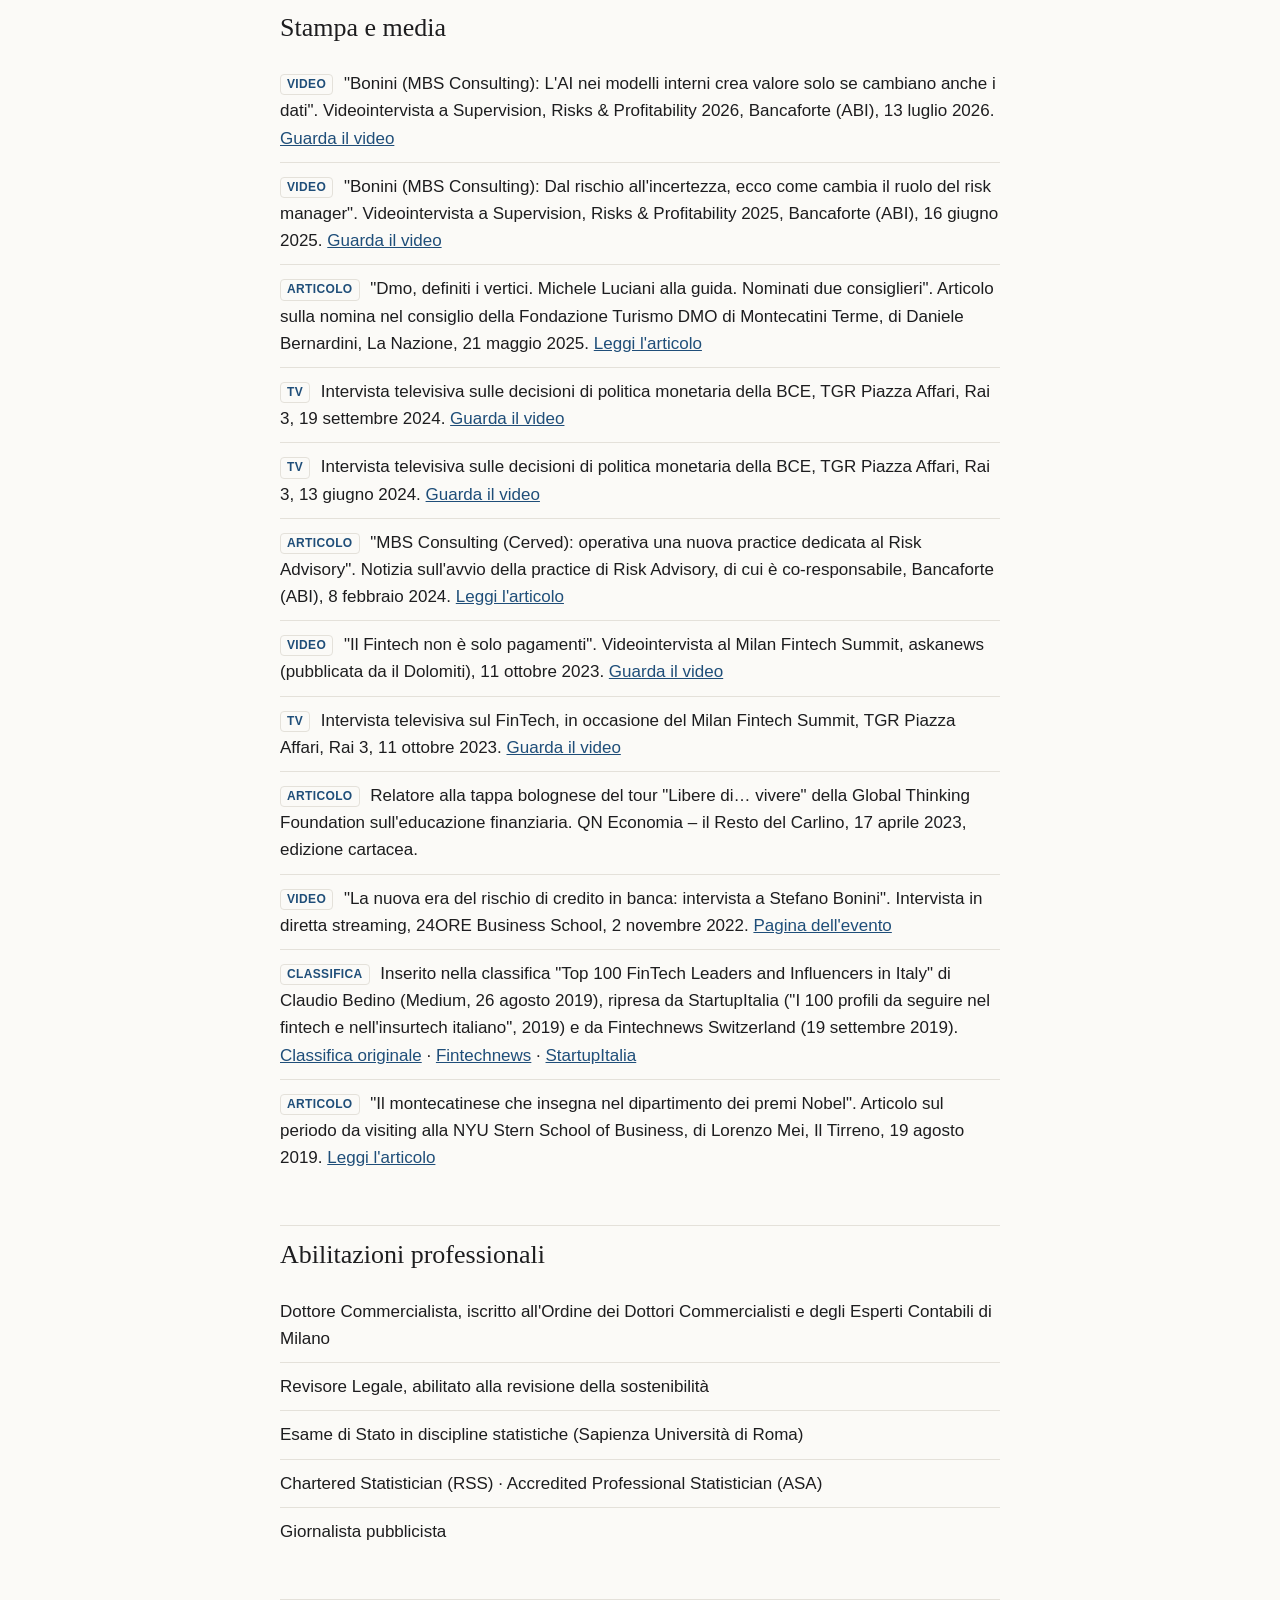
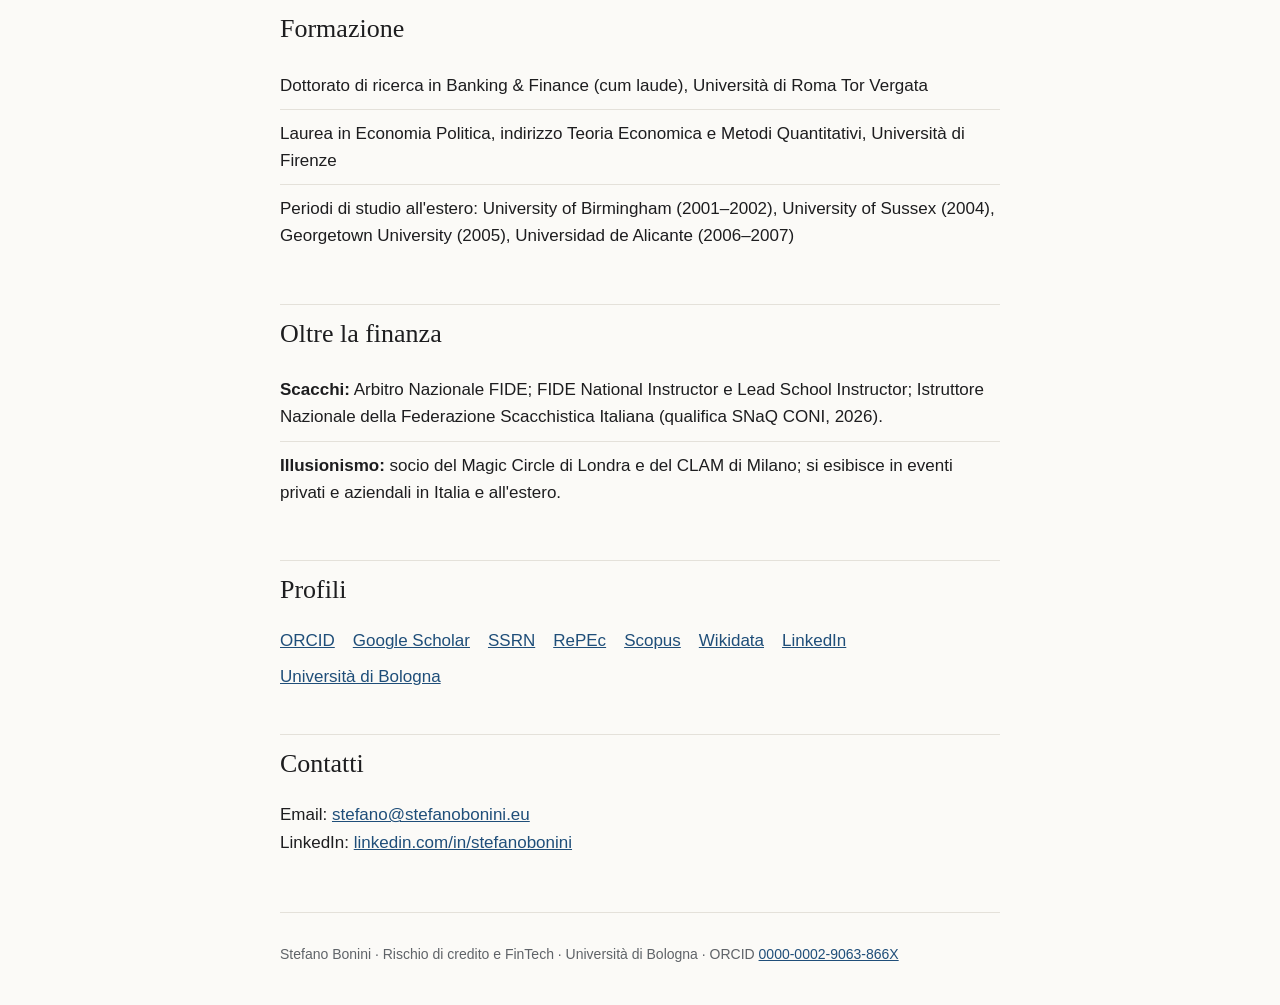
<file: it/index.html>
<!doctype html>
<html lang="it">
<head>
<meta charset="utf-8">
<meta name="viewport" content="width=device-width, initial-scale=1">
<title>Stefano Bonini – Rischio di credito e FinTech</title>
<meta name="description" content="Stefano Bonini è un economista e consulente italiano, specialista di rischio di credito e FinTech. Professore a contratto all'Università di Bologna e all'Università di Firenze; Partner e Head of Risk Advisory in MBS Consulting (ION Group).">
<link rel="canonical" href="https://stefanobonini.eu/it/">
<link rel="alternate" hreflang="en" href="https://stefanobonini.eu/">
<link rel="alternate" hreflang="it" href="https://stefanobonini.eu/it/">
<link rel="icon" href="../favicon.svg" type="image/svg+xml">
<link rel="icon" href="../favicon-32.png" sizes="32x32" type="image/png">
<link rel="apple-touch-icon" href="../apple-touch-icon.png">
<meta property="og:type" content="profile">
<meta property="og:title" content="Stefano Bonini – Rischio di credito e FinTech">
<meta property="og:description" content="Stefano Bonini è un economista e consulente italiano, specialista di rischio di credito e FinTech. Professore a contratto all'Università di Bologna e all'Università di Firenze; Partner e Head of Risk Advisory in MBS Consulting (ION Group).">
<meta property="og:url" content="https://stefanobonini.eu/it/">
<meta property="og:image" content="https://stefanobonini.eu/og-image.jpg">
<meta property="og:image:width" content="1200">
<meta property="og:image:height" content="630">
<meta property="og:locale" content="it_IT">
<meta name="twitter:card" content="summary_large_image">
<meta name="twitter:image" content="https://stefanobonini.eu/og-image.jpg">
<link rel="stylesheet" href="../styles.css">
<script type="application/ld+json">
{
  "@context": "https://schema.org",
  "@type": "ProfilePage",
  "inLanguage": "it",
  "mainEntity": {"@id": "https://stefanobonini.eu/#person"}
}
</script>
</head>
<body>
<header class="top"><div class="wrap">
  <a class="name" href="./">Stefano Bonini</a>
  <nav><a href="#libri">Libri</a><a href="#ricerca">Ricerca</a><a href="#didattica">Didattica</a><a href="#contatti">Contatti</a><a class="lang" href="../" hreflang="en" lang="en"><svg class="flag" viewBox="0 0 60 30" width="18" height="12" aria-hidden="true"><clipPath id="u"><path d="M0,0 v30 h60 v-30 z"/></clipPath><clipPath id="t"><path d="M30,15 h30 v15 z v15 h-30 z h-30 v-15 z v-15 h30 z"/></clipPath><g clip-path="url(#u)"><path d="M0,0 v30 h60 v-30 z" fill="#012169"/><path d="M0,0 L60,30 M60,0 L0,30" stroke="#fff" stroke-width="6"/><path d="M0,0 L60,30 M60,0 L0,30" clip-path="url(#t)" stroke="#C8102E" stroke-width="4"/><path d="M30,0 v30 M0,15 h60" stroke="#fff" stroke-width="10"/><path d="M30,0 v30 M0,15 h60" stroke="#C8102E" stroke-width="6"/></g></svg>English</a></nav>
</div></header>

<main class="wrap">
  <section class="hero">
    <img src="../stefano-bonini.jpg" alt="Stefano Bonini" onerror="this.style.display='none'">
    <div>
      <h1>Stefano Bonini, PhD</h1>
      <p class="tagline">Economista e consulente italiano, specialista di rischio di credito e FinTech</p>
      <p class="highlights">Autore di due libri (FrancoAngeli, 2026) · Ricerca su <em>Economics Letters</em>, <em>Finance Research Letters</em> ed <em>European Journal of Finance</em></p>
    </div>
  </section>

  <section id="chi-sono">
    <p>Stefano Bonini è un accademico e professionista della finanza, specialista di modellizzazione del rischio di credito e FinTech. Insegna FinTech all'Università di Bologna, Innovation in Banking and Financial Markets all'Università di Firenze e Financial Risk Management alla LUMSA. Insegna inoltre Credit Risk alla POLIMI Graduate School of Management (Milano).</p>
    <p>È Partner e Head of Risk Advisory in MBS Consulting, dopo dieci anni alla guida della practice Credit Risk &amp; Risk Governance di Accenture. In precedenza ha lavorato in Deloitte Consulting e in Prometeia.</p>
    <p>La sua ricerca riguarda la modellizzazione del rischio di credito, i modelli A-IRB, il rischio climatico, il machine learning e il FinTech. Ha conseguito il dottorato di ricerca (cum laude) all'Università di Roma Tor Vergata.</p>
  </section>

  <section id="libri">
    <h2>Libri</h2>
    <div class="book has-cover">
      <img class="cover" src="../cover-fintech.jpg" alt="Copertina di FinTech: Rethinking Financial Intermediation" width="120" height="169">
      <div>
      <h3>FinTech: Rethinking Financial Intermediation</h3>
      <p class="meta">Innovation, Markets, and Regulation · con Giuliana Caivano · FrancoAngeli, 2026 · in inglese · ISBN 978-88-351-9609-9</p>
      <p>Il FinTech viene spesso descritto come l'applicazione della tecnologia alla finanza; il libro sostiene invece che significa ripensare i servizi finanziari partendo dai bisogni degli utenti, con la tecnologia come strumento abilitante. In dodici capitoli tratta pagamenti digitali, digital lending, modelli di rischio di credito e sistemi decisionali, blockchain e cripto-attività, wealth management, supply chain finance e finanza sostenibile, chiudendo con la governance dell'intelligenza artificiale (AI Act) e la resilienza operativa digitale (DORA), con casi ed evidenze da portafogli bancari europei. Prefazione di Romina Gabbiadini (Banca d'Italia).</p>
      <p class="links"><a href="https://www.francoangeli.it/Libro/FinTech:-Rethinking-Financial-Intermediation?Id=30825">Scheda dell'editore</a></p>
    </div>
    </div>
    <div class="book has-cover">
      <img class="cover" src="../cover-statistica.jpg" alt="Copertina di Statistica per le decisioni economiche e finanziarie" width="120" height="169">
      <div>
      <h3>Statistica per le decisioni economiche e finanziarie</h3>
      <p class="meta">con Giuliana Caivano · FrancoAngeli, 2026 · ISBN 978-88-351-8790-5</p>
      <p>Un testo di riferimento che fa della statistica una bussola per trasformare i dati in conoscenza e decisioni economico-finanziarie, pensato come «compagno di banco» per studenti, ricercatori, professionisti, giornalisti economici e manager. Prefazione di Giorgio Gobbi (Banca d'Italia).</p>
      <p class="links"><a href="https://francoangeli.it/Libro/Statistica-per-le-decisioni-economiche-e-finanziarie?Id=30509">Scheda dell'editore</a></p>
    </div>
    </div>
  </section>

  <section id="ricerca">
    <h2>Ricerca (selezione)</h2>
    <ul class="plain">
      <li>Systematic forecast errors from extreme weather events in credit risk models. <em>Economics Letters</em>, 2026. <a href="https://doi.org/10.1016/j.econlet.2026.113149">doi:10.1016/j.econlet.2026.113149</a><br><span class="meta">Mostra che i modelli interni delle banche sottostimano il rischio legato agli eventi meteorologici estremi.</span></li>
      <li>Why Publish in Top Journals? Publication Incentives and Binary Classification in Finance, Economics and Business. <em>Finance Research Letters</em>, 2026. <a href="https://doi.org/10.1016/j.frl.2026.110406">doi:10.1016/j.frl.2026.110406</a><br><span class="meta">Analizza come le classificazioni binarie delle riviste, in cui una rivista è dentro o fuori da una lista di eccellenza, orientano gli incentivi a pubblicare in finanza, economia e management.</span></li>
      <li>Artificial Intelligence: the Application of Machine Learning and Predictive Analytics in Credit Risk. <em>Risk Management Magazine</em>, 2021. <a href="https://doi.org/10.47473/2020rmm0081">doi:10.47473/2020rmm0081</a><br><span class="meta">Confronta tecniche di machine learning per stimare e calibrare la probabilità di default su oltre 800.000 clienti retail: le reti neurali ordinano meglio il rischio, gli alberi di classificazione sono più facili da interpretare.</span></li>
      <li>Probability of Default Modeling: A Machine Learning Approach. Capitolo, Springer, 2018. <a href="https://doi.org/10.1007/978-3-319-89824-7_32">doi:10.1007/978-3-319-89824-7_32</a><br><span class="meta">Costruisce un modello di probabilità di default con il machine learning, dalla selezione delle variabili al confronto tra algoritmi fino alla calibrazione in classi di rating, sul portafoglio retail di una banca europea.</span></li>
      <li>Estimating loss-given default through advanced credibility theory. <em>European Journal of Finance</em>, 2016. <a href="https://doi.org/10.1080/1351847X.2013.870918">doi:10.1080/1351847X.2013.870918</a><br><span class="meta">Introduce la teoria della credibilità, una tecnica attuariale, nella stima della loss given default, con risultati migliori dei modelli tradizionali e un'accuratezza stabile nel tempo.</span></li>
      <li>The survival analysis approach in basel II credit risk management: Modeling danger rates in the loss given default parameter. <em>Journal of Credit Risk</em>, 2013. <a href="https://doi.org/10.21314/JCR.2013.155">doi:10.21314/JCR.2013.155</a><br><span class="meta">Prima applicazione della survival analysis alla stima della loss given default, modellando l'evoluzione dei crediti in default verso la passata a perdita.</span></li>
    </ul>
    <p class="meta">Elenco completo su <a href="https://orcid.org/0000-0002-9063-866X">ORCID</a> e <a href="https://scholar.google.com/citations?user=nUlzBe8AAAAJ">Google Scholar</a>.</p>
  </section>

  <section id="didattica">
    <h2>Didattica</h2>
    <h3 class="sub">Attuali</h3>
    <ul class="plain">
      <li>Università di Bologna – FinTech; Economia degli intermediari finanziari <span class="meta">· dal 2011</span></li>
      <li>Università di Firenze – Innovation in Banking and Financial Markets <span class="meta">· dal 2022</span></li>
      <li>LUMSA, Roma – Financial Risk Management; corso conforme al Syllabus AIFIRM <span class="meta">· dal 2017</span></li>
      <li>POLIMI Graduate School of Management (Milano) – Credit Risk <span class="meta">· dal 2013</span></li>
    </ul>
    <h3 class="sub">Precedenti</h3>
    <ul class="plain">
      <li>Università degli Studi di Milano – FinTech Industry <span class="meta">· 2020–2021</span></li>
      <li>Bologna Business School – Financial Markets and Instruments <span class="meta">· 2022, 2023</span></li>
    </ul>
  </section>

  <section id="visiting">
    <h2>Incarichi da visiting</h2>
    <ul class="plain">
      <li>NYU Stern School of Business – Visiting Scholar <span class="meta">· 2019</span></li>
      <li>IMT Scuola Alti Studi Lucca – Visiting Professor <span class="meta">· 2016–2017; 2019–2022</span></li>
      <li>Université Côte d'Azur – Visiting Lecturer <span class="meta">· 2024, 2025</span></li>
      <li>Universitat de Barcelona – Visiting Lecturer <span class="meta">· 2024</span></li>
      <li>Amsterdam University of Applied Sciences – Visiting Lecturer <span class="meta">· 2023, 2025, 2026</span></li>
      <li>Università Cattolica Nostra Signora del Buon Consiglio, Tirana – Visiting Lecturer <span class="meta">· 2024, 2025</span></li>
    </ul>
  </section>
  <section id="interventi">
    <h2>Interventi a conferenze</h2>
    <h3 class="sub">Conferenze accademiche</h3>
    <ul class="plain">
      <li><span class="meta">2026</span> · AI in Banking, University of Firenze</li>
      <li><span class="meta">2025</span> · Conference on Contemporary Financial Research in a Transforming World, Institute of European Finance, Bangor University (UK)</li>
      <li><span class="meta">2024</span> · New Frontiers in Credit and Finance, University of Cagliari (coordinatore di sessione)</li>
      <li><span class="meta">2021</span> · Credit Scoring and Credit Control Conference XVII, University of Edinburgh Business School · Finance Research Letters annual conference, University of Valencia</li>
      <li><span class="meta">2019</span> · Credit Scoring and Credit Control Conference, University of Edinburgh Business School · International Risk Management Conference, Bocconi University, Milano</li>
      <li><span class="meta">2018</span> · Credit 2018, International Conference on Financial Regulation (with R. C. Merton), University of Venezia · European Financial Management Association Meetings, Università Cattolica, Milano · 11th International Risk Management Conference, EM Lyon Business School and University of Paris · 8th International Conference on Mathematical and Statistical Methods for Finance, Universidad Carlos III de Madrid</li>
    </ul>
    <details class="earlier"><summary>Anni precedenti (2010–2017)</summary>
    <ul class="plain">
      <li><span class="meta">2017</span> · International Risk Management Conference, Firenze</li>
      <li><span class="meta">2016</span> · 15th International Conference on Credit Risk Evaluation, University of Venezia · 7th International Conference on Mathematical and Statistical Methods for Finance, Université Paris-Dauphine · 1st International Conference on Risk Management, University of Torino</li>
      <li><span class="meta">2015</span> · XIV Credit Scoring and Credit Control Conference, University of Edinburgh Business School · 32nd International Symposium on Money, Banking and Finance, Université Nice Sophia Antipolis</li>
      <li><span class="meta">2014</span> · 4th Financial Engineering and Banking Society (FEBS) Conference, University of Surrey · 6th International Conference on Mathematical and Statistical Methods for Finance, University of Salerno</li>
      <li><span class="meta">2013</span> · XIII Credit Scoring and Credit Control Conference, University of Edinburgh Business School · 7th International Finance Conference (IFC7), ISC Paris School of Management</li>
      <li><span class="meta">2012</span> · 5th International Conference on Mathematical and Statistical Methods for Finance, University of Venezia</li>
      <li><span class="meta">2010</span> · 4th International Conference on Mathematical and Statistical Methods for Finance, University of Salerno · International Conference on Quantitative Methods in Economics, Babeș-Bolyai University · 4th International Conference on Computational and Financial Econometrics, University of Londra · 6th International Conference on Money, Investment and Risk, Nottingham Business School</li>
    </ul>
    </details>
    <h3 class="sub">Eventi professionali e istituzionali</h3>
    <ul class="plain">
      <li><span class="meta">2026</span> · ABI Supervision, Risks &amp; Profitability, Milano (tavola rotonda) · Commissione europea, Conference on Sustainable Finance</li>
      <li><span class="meta">2025</span> · ABI Supervision, Risks &amp; Profitability, Milano · Banca d'Italia, workshop sull'intelligenza artificiale per il rischio di credito (relatore invitato)</li>
      <li><span class="meta">2024</span> · Milano Fintech Summit (moderatore)</li>
      <li><span class="meta">2023</span> · ABI Supervision, Risks &amp; Profitability, Milano · RiskMinds International, Londra · Seamless Europe, Berlino (moderatore) · Milano Fintech Summit (moderatore) · Global Thinking Foundation, “Libere di… vivere”, Bologna</li>
      <li><span class="meta">2022</span> · RiskMinds International, Barcellona (relatore invitato) · Milano Fintech Summit (moderatore)</li>
      <li><span class="meta">2021</span> · RiskMinds International, Barcellona (relatore invitato): “Credit risk &amp; systems: how are our models advancing to the new normal?” · Milano Fintech Summit (moderatore)</li>
      <li><span class="meta">2020</span> · RiskMinds: “Credit risk modelling between FinTech agility and banking experience” · Forum Banca, FinTech Smart Village, Milano</li>
      <li><span class="meta">2019</span> · ABI Basilea 3 – Supervision, Risks &amp; Profitability, Roma · SAS Forum: New Age of Risk Analytics, Milano</li>
      <li><span class="meta">2018</span> · RiskMinds International, Amsterdam · ABI Basilea 3 – Risk &amp; Supervision, Roma</li>
    </ul>
    <details class="earlier"><summary>Anni precedenti (2015–2017)</summary>
    <ul class="plain">
      <li><span class="meta">2017</span> · ABI Basilea 3 – Risk &amp; Supervision, Roma</li>
      <li><span class="meta">2016</span> · ABI Basilea 3 – Risk &amp; Supervision, Roma</li>
      <li><span class="meta">2015</span> · ABI Basilea 3 – Risk &amp; Supervision, Roma</li>
    </ul>
    </details>
  </section>
  <section id="stampa">
    <h2>Stampa e media</h2>
    <ul class="plain">
      <li><span class="tag">Video</span> "Bonini (MBS Consulting): L'AI nei modelli interni crea valore solo se cambiano anche i dati". Videointervista a Supervision, Risks &amp; Profitability 2026, Bancaforte (ABI), 13 luglio 2026. <a href="https://bancaforte.it/video/bonini-mbs-consulting-and-ldquo-l-and-rsquo-ai-nei-modelli-interni-crea-valore-solo-se-cambiano-anche-i-dati-and-rdquo-RB104126k">Guarda il video</a></li>
      <li><span class="tag">Video</span> "Bonini (MBS Consulting): Dal rischio all'incertezza, ecco come cambia il ruolo del risk manager". Videointervista a Supervision, Risks &amp; Profitability 2025, Bancaforte (ABI), 16 giugno 2025. <a href="https://bancaforte.it/video/bonini-mbs-consulting-dal-rischio-all-incertezza-ecco-come-cambia-il-ruolo-del-risk-manager-RB103159z">Guarda il video</a></li>
      <li><span class="tag">Articolo</span> "Dmo, definiti i vertici. Michele Luciani alla guida. Nominati due consiglieri". Articolo sulla nomina nel consiglio della Fondazione Turismo DMO di Montecatini Terme, di Daniele Bernardini, La Nazione, 21 maggio 2025. <a href="https://www.lanazione.it/pistoia/cronaca/dmo-definiti-i-vertici-michele-9fdde383">Leggi l'articolo</a></li>
      <li><span class="tag">TV</span> Intervista televisiva sulle decisioni di politica monetaria della BCE, TGR Piazza Affari, Rai 3, 19 settembre 2024. <a href="https://www.rainews.it/tgr/rubriche/piazzaaffari/video/2024/09/TGR-Piazza-Affari-del-19092024-973bd6e5-cdf6-4554-ba50-df5d671192f6.html">Guarda il video</a></li>
      <li><span class="tag">TV</span> Intervista televisiva sulle decisioni di politica monetaria della BCE, TGR Piazza Affari, Rai 3, 13 giugno 2024. <a href="https://www.rainews.it/tgr/rubriche/piazzaaffari/video/2024/06/TGR-Piazza-Affari-del-13062024-fe6b0eff-2d64-45ee-a582-4fc5688c931d.html">Guarda il video</a></li>
      <li><span class="tag">Articolo</span> "MBS Consulting (Cerved): operativa una nuova practice dedicata al Risk Advisory". Notizia sull'avvio della practice di Risk Advisory, di cui è co-responsabile, Bancaforte (ABI), 8 febbraio 2024. <a href="https://bancaforte.it/notizie/mbs-consulting-cerved-operativa-una-nuova-practice-dedicata-al-risk-advisory-RB102007e">Leggi l'articolo</a></li>
      <li><span class="tag">Video</span> "Il Fintech non è solo pagamenti". Videointervista al Milan Fintech Summit, askanews (pubblicata da il Dolomiti), 11 ottobre 2023. <a href="https://www.ildolomiti.it/video/economia/2023/il-video-il-fintech-non-e-solo-pagamenti">Guarda il video</a></li>
      <li><span class="tag">TV</span> Intervista televisiva sul FinTech, in occasione del Milan Fintech Summit, TGR Piazza Affari, Rai 3, 11 ottobre 2023. <a href="https://www.rainews.it/tgr/rubriche/piazzaaffari/video/2023/10/TGR-Piazza-Affari-del-11102023-4939df67-9d80-408b-b197-70dcbfa50c22.html">Guarda il video</a></li>
      <li><span class="tag">Articolo</span> Relatore alla tappa bolognese del tour "Libere di… vivere" della Global Thinking Foundation sull'educazione finanziaria. QN Economia – il Resto del Carlino, 17 aprile 2023, edizione cartacea.</li>
      <li><span class="tag">Video</span> "La nuova era del rischio di credito in banca: intervista a Stefano Bonini". Intervista in diretta streaming, 24ORE Business School, 2 novembre 2022. <a href="https://www.24orebs.com/eventi/la-nuova-era-del-rischio-di-credito-in-banca-intervista-a-stefano-bonini-live-streaming-2022-11-02">Pagina dell'evento</a></li>
      <li><span class="tag">Classifica</span> Inserito nella classifica "Top 100 FinTech Leaders and Influencers in Italy" di Claudio Bedino (Medium, 26 agosto 2019), ripresa da StartupItalia ("I 100 profili da seguire nel fintech e nell'insurtech italiano", 2019) e da Fintechnews Switzerland (19 settembre 2019). <a href="https://medium.com/@claudiobedino/top-100-fintech-leaders-and-influencers-in-italy-english-version-5950769c0725">Classifica originale</a> · <a href="https://fintechnews.ch/fintechitaly/top-100-fintech-leaders-and-influencers-in-italy/30374/">Fintechnews</a> · <a href="https://startupitalia.eu/economy/economia-digitale/i-100-profili-da-seguire-nel-fintech-e-nellinsurtech-italiano/">StartupItalia</a></li>
      <li><span class="tag">Articolo</span> "Il montecatinese che insegna nel dipartimento dei premi Nobel". Articolo sul periodo da visiting alla NYU Stern School of Business, di Lorenzo Mei, Il Tirreno, 19 agosto 2019. <a href="https://www.iltirreno.it/montecatini/cronaca/2019/08/19/news/il-montecatinese-che-insegna-nel-dipartimento-dei-premi-nobel-1.37360476">Leggi l'articolo</a></li>
    </ul>
  </section>
  <section id="abilitazioni">
    <h2>Abilitazioni professionali</h2>
    <ul class="plain">
      <li>Dottore Commercialista, iscritto all'Ordine dei Dottori Commercialisti e degli Esperti Contabili di Milano</li>
      <li>Revisore Legale, abilitato alla revisione della sostenibilità</li>
      <li>Esame di Stato in discipline statistiche (Sapienza Università di Roma)</li>
      <li>Chartered Statistician (RSS) · Accredited Professional Statistician (ASA)</li>
      <li>Giornalista pubblicista</li>
    </ul>
  </section>
  <section id="formazione">
    <h2>Formazione</h2>
    <ul class="plain">
      <li>Dottorato di ricerca in Banking &amp; Finance (cum laude), Università di Roma Tor Vergata</li>
      <li>Laurea in Economia Politica, indirizzo Teoria Economica e Metodi Quantitativi, Università di Firenze</li>
      <li>Periodi di studio all'estero: University of Birmingham (2001–2002), University of Sussex (2004), Georgetown University (2005), Universidad de Alicante (2006–2007)</li>
    </ul>
  </section>

  <section id="oltre">
    <h2>Oltre la finanza</h2>
    <ul class="plain">
      <li><strong>Scacchi:</strong> Arbitro Nazionale FIDE; FIDE National Instructor e Lead School Instructor; Istruttore Nazionale della Federazione Scacchistica Italiana (qualifica SNaQ CONI, 2026).</li>
      <li><strong>Illusionismo:</strong> socio del Magic Circle di Londra e del CLAM di Milano; si esibisce in eventi privati e aziendali in Italia e all'estero.</li>
    </ul>
  </section>

  <section id="profili">
    <h2>Profili</h2>
    <p class="links">
      <a href="https://orcid.org/0000-0002-9063-866X">ORCID</a>
      <a href="https://scholar.google.com/citations?user=nUlzBe8AAAAJ">Google Scholar</a>
      <a href="https://papers.ssrn.com/sol3/cf_dev/AbsByAuth.cfm?per_id=2621444">SSRN</a>
      <a href="https://authors.repec.org/pro/pbo1274">RePEc</a>
      <a href="https://www.scopus.com/authid/detail.uri?authorId=57200330804">Scopus</a>
      <a href="https://www.wikidata.org/wiki/Q141988819">Wikidata</a>
      <a href="https://www.linkedin.com/in/stefanobonini">LinkedIn</a>
      <a href="https://www.unibo.it/sitoweb/stefano.bonini">Università di Bologna</a>
    </p>
  </section>
  <section id="contatti">
    <h2>Contatti</h2>
    <p>Email: <a href="&#109;&#97;&#105;&#108;&#116;&#111;&#58;&#115;&#116;&#101;&#102;&#97;&#110;&#111;&#64;&#115;&#116;&#101;&#102;&#97;&#110;&#111;&#98;&#111;&#110;&#105;&#110;&#105;&#46;&#101;&#117;">&#115;&#116;&#101;&#102;&#97;&#110;&#111;&#64;&#115;&#116;&#101;&#102;&#97;&#110;&#111;&#98;&#111;&#110;&#105;&#110;&#105;&#46;&#101;&#117;</a><br>LinkedIn: <a href="https://www.linkedin.com/in/stefanobonini">linkedin.com/in/stefanobonini</a></p>
  </section>

  <footer>
    <p>Stefano Bonini · Rischio di credito e FinTech · Università di Bologna · ORCID <a href="https://orcid.org/0000-0002-9063-866X">0000-0002-9063-866X</a></p>
  </footer>
</main>
</body>
</html>
</file>
<file: styles.css>
:root{
  --bg:#fbfaf7; --fg:#1d1d1f; --muted:#5f6368; --line:#e4e1da; --accent:#1f4e79; --card:#ffffff;
  --serif: Georgia, "Times New Roman", serif;
  --sans: -apple-system, BlinkMacSystemFont, "Segoe UI", Roboto, Helvetica, Arial, sans-serif;
}
@media (prefers-color-scheme: dark){
  :root{ --bg:#141517; --fg:#ececec; --muted:#a3a7ad; --line:#2c2e33; --accent:#8db8e3; --card:#1b1c1f; }
}
*{box-sizing:border-box}
html{-webkit-text-size-adjust:100%}
body{margin:0;background:var(--bg);color:var(--fg);font:17px/1.6 var(--sans)}
.wrap{max-width:760px;margin:0 auto;padding:0 20px}
header.top{border-bottom:1px solid var(--line)}
header.top .wrap{display:flex;justify-content:space-between;align-items:center;padding-top:14px;padding-bottom:14px}
header.top a.name{font-family:var(--serif);font-size:20px;color:var(--fg);text-decoration:none}
nav a{color:var(--muted);text-decoration:none;margin-left:16px;font-size:15px}
nav a:hover{color:var(--accent)}
nav a.lang{display:inline-flex;align-items:center;gap:6px;border:1px solid var(--line);border-radius:999px;padding:2px 10px;color:var(--fg)}
nav a.lang .flag{border-radius:2px;box-shadow:0 0 0 1px rgba(0,0,0,.12)}
.hero{display:flex;gap:28px;align-items:center;padding:48px 0 24px}
.hero img{width:132px;height:132px;border-radius:50%;object-fit:cover;flex:none;border:1px solid var(--line)}
h1{font-family:var(--serif);font-weight:normal;font-size:38px;line-height:1.15;margin:0 0 6px}
.tagline{color:var(--muted);margin:0;font-size:18px}
h2{font-family:var(--serif);font-weight:normal;font-size:26px;margin:44px 0 12px;padding-top:8px;border-top:1px solid var(--line)}
a{color:var(--accent)}
ul.plain{list-style:none;padding:0;margin:0}
ul.plain li{padding:10px 0;border-bottom:1px solid var(--line)}
ul.plain li:last-child{border-bottom:none}
.meta{color:var(--muted);font-size:15px}
.book{background:var(--card);border:1px solid var(--line);border-radius:10px;padding:18px 20px;margin:14px 0}
.book.has-cover{display:flex;gap:20px;align-items:flex-start}
.book .cover{width:120px;flex:none;border-radius:4px;box-shadow:0 1px 4px rgba(0,0,0,.18)}
@media (max-width:600px){.book.has-cover{flex-direction:column}.book .cover{width:140px}}
h3.sub{font-family:var(--sans);font-size:15px;font-weight:600;text-transform:uppercase;letter-spacing:.04em;color:var(--muted);margin:20px 0 4px}
.book h3{font-family:var(--serif);font-weight:normal;font-size:20px;margin:0 0 4px}
.links{display:flex;flex-wrap:wrap;gap:8px 18px}
footer{margin:56px 0 40px;padding-top:16px;border-top:1px solid var(--line);color:var(--muted);font-size:14px}
@media (max-width:600px){
  .hero{flex-direction:column;align-items:flex-start;padding-top:32px}
  h1{font-size:31px}
  nav a{margin-left:10px;font-size:14px}
  header.top a.name{font-size:17px;white-space:nowrap}
  header.top .wrap{flex-wrap:wrap;row-gap:6px}
  nav{display:flex;flex-wrap:wrap;gap:4px 14px}
  nav a{margin-left:0}
}

.highlights{margin:10px 0 0;font-size:15px;color:var(--muted);line-height:1.5}
details.earlier{margin:6px 0 0}
details.earlier summary{cursor:pointer;color:var(--accent);font-size:15px;padding:8px 0}
.tag{display:inline-block;font-size:12px;font-weight:600;letter-spacing:.03em;text-transform:uppercase;color:var(--accent);border:1px solid var(--line);border-radius:4px;padding:0 6px;margin-right:6px;vertical-align:1px}
</file>
